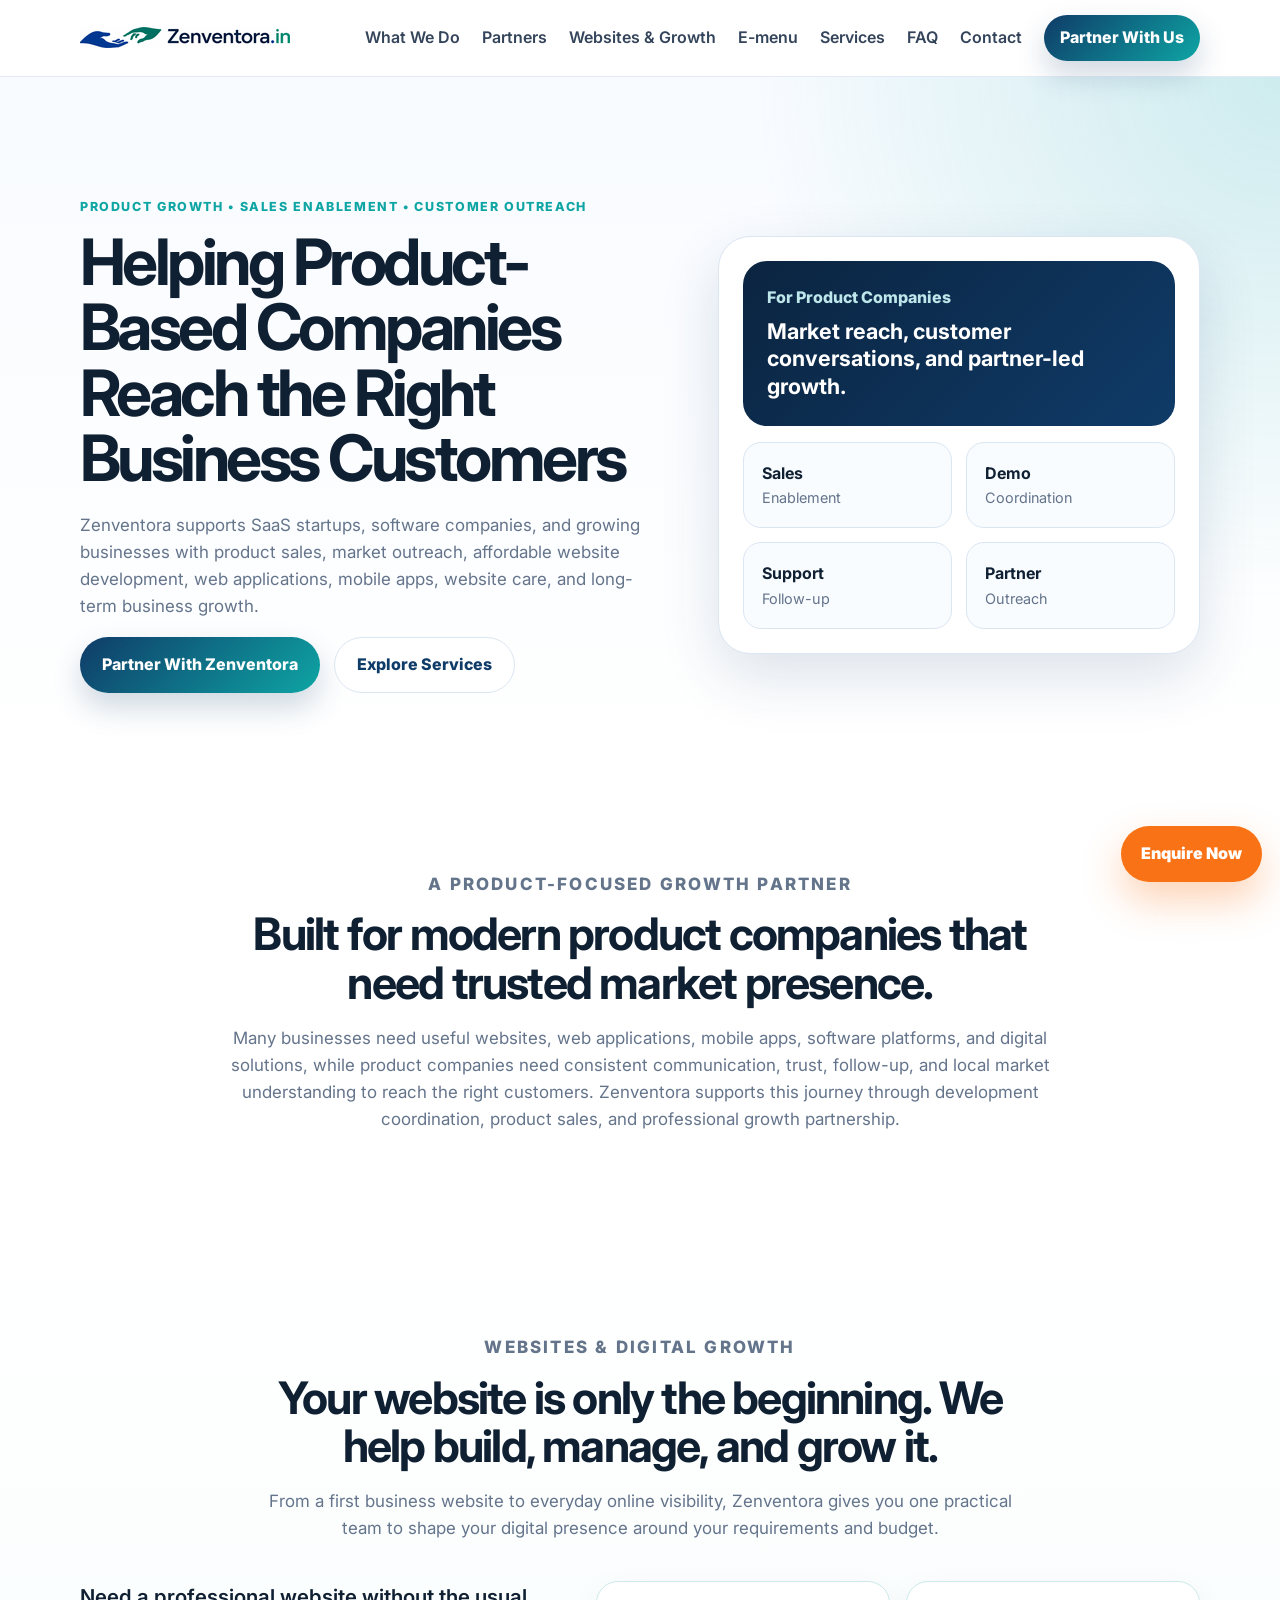
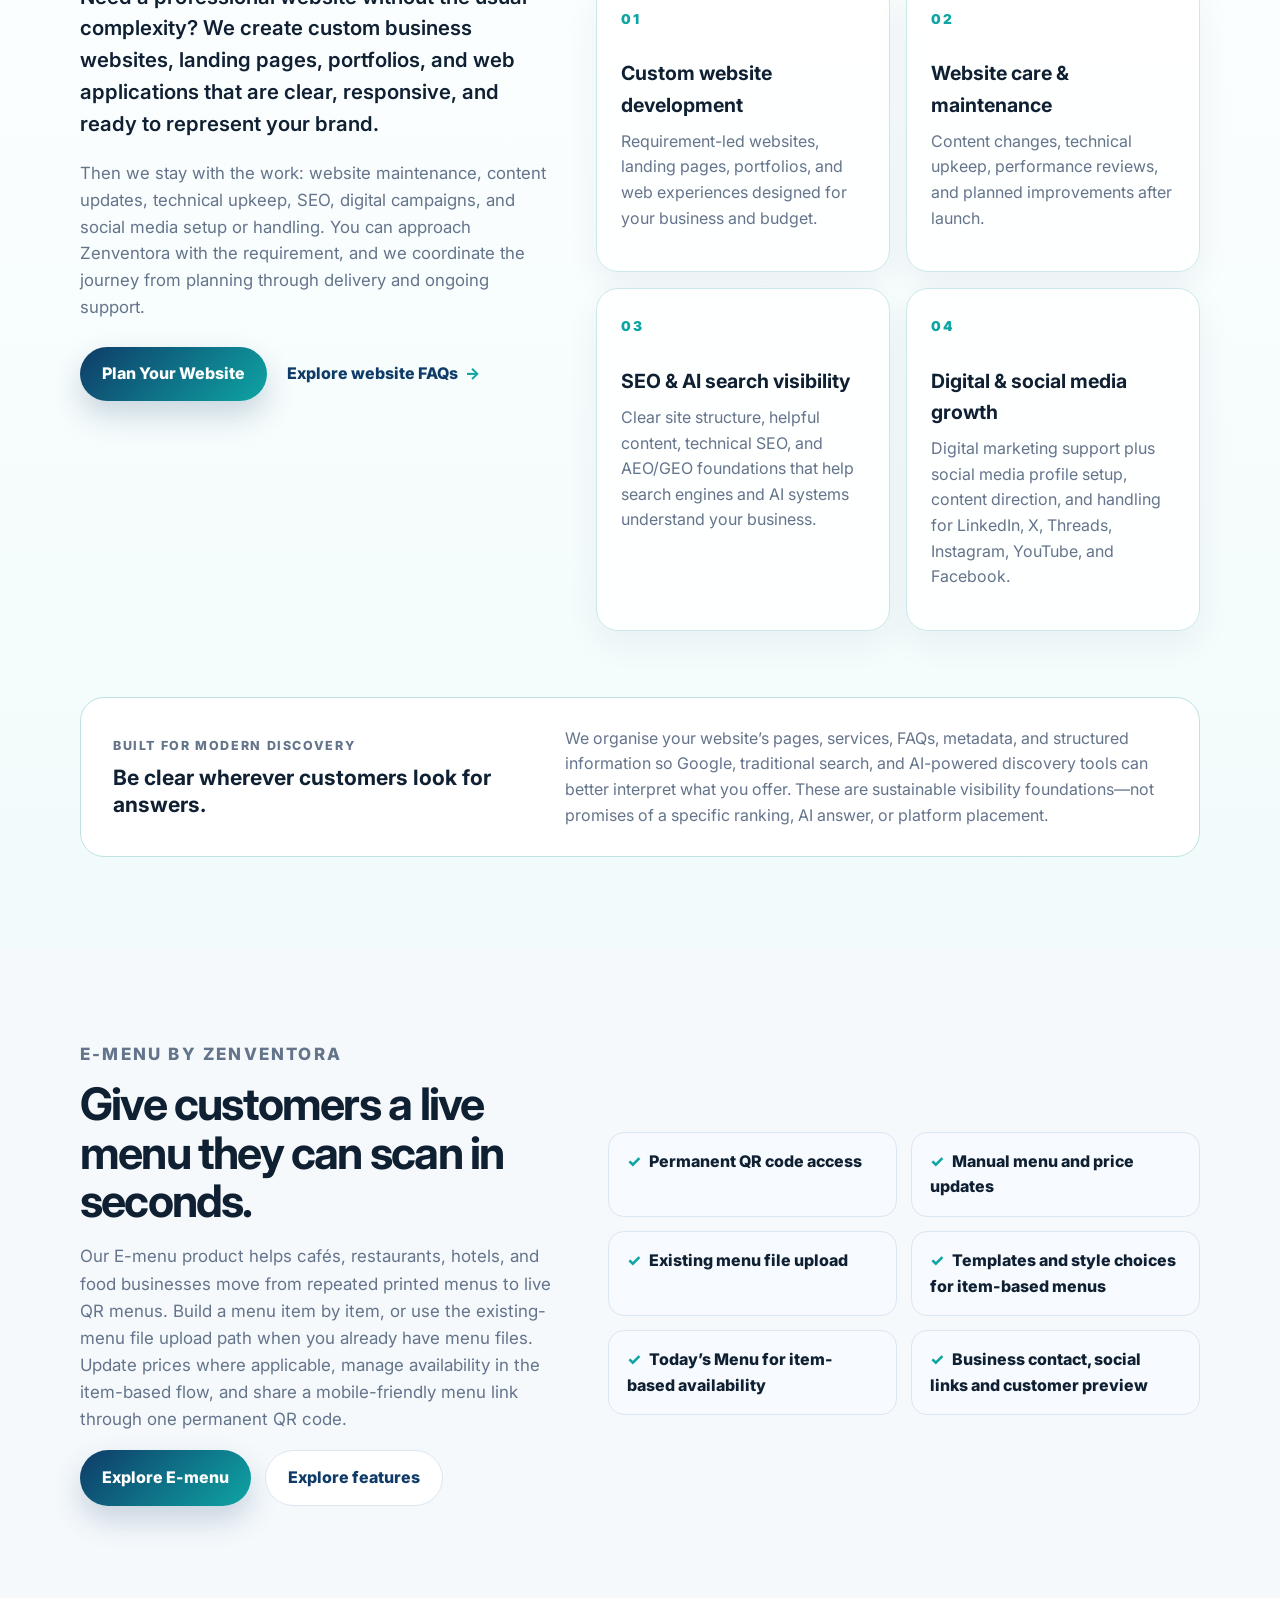
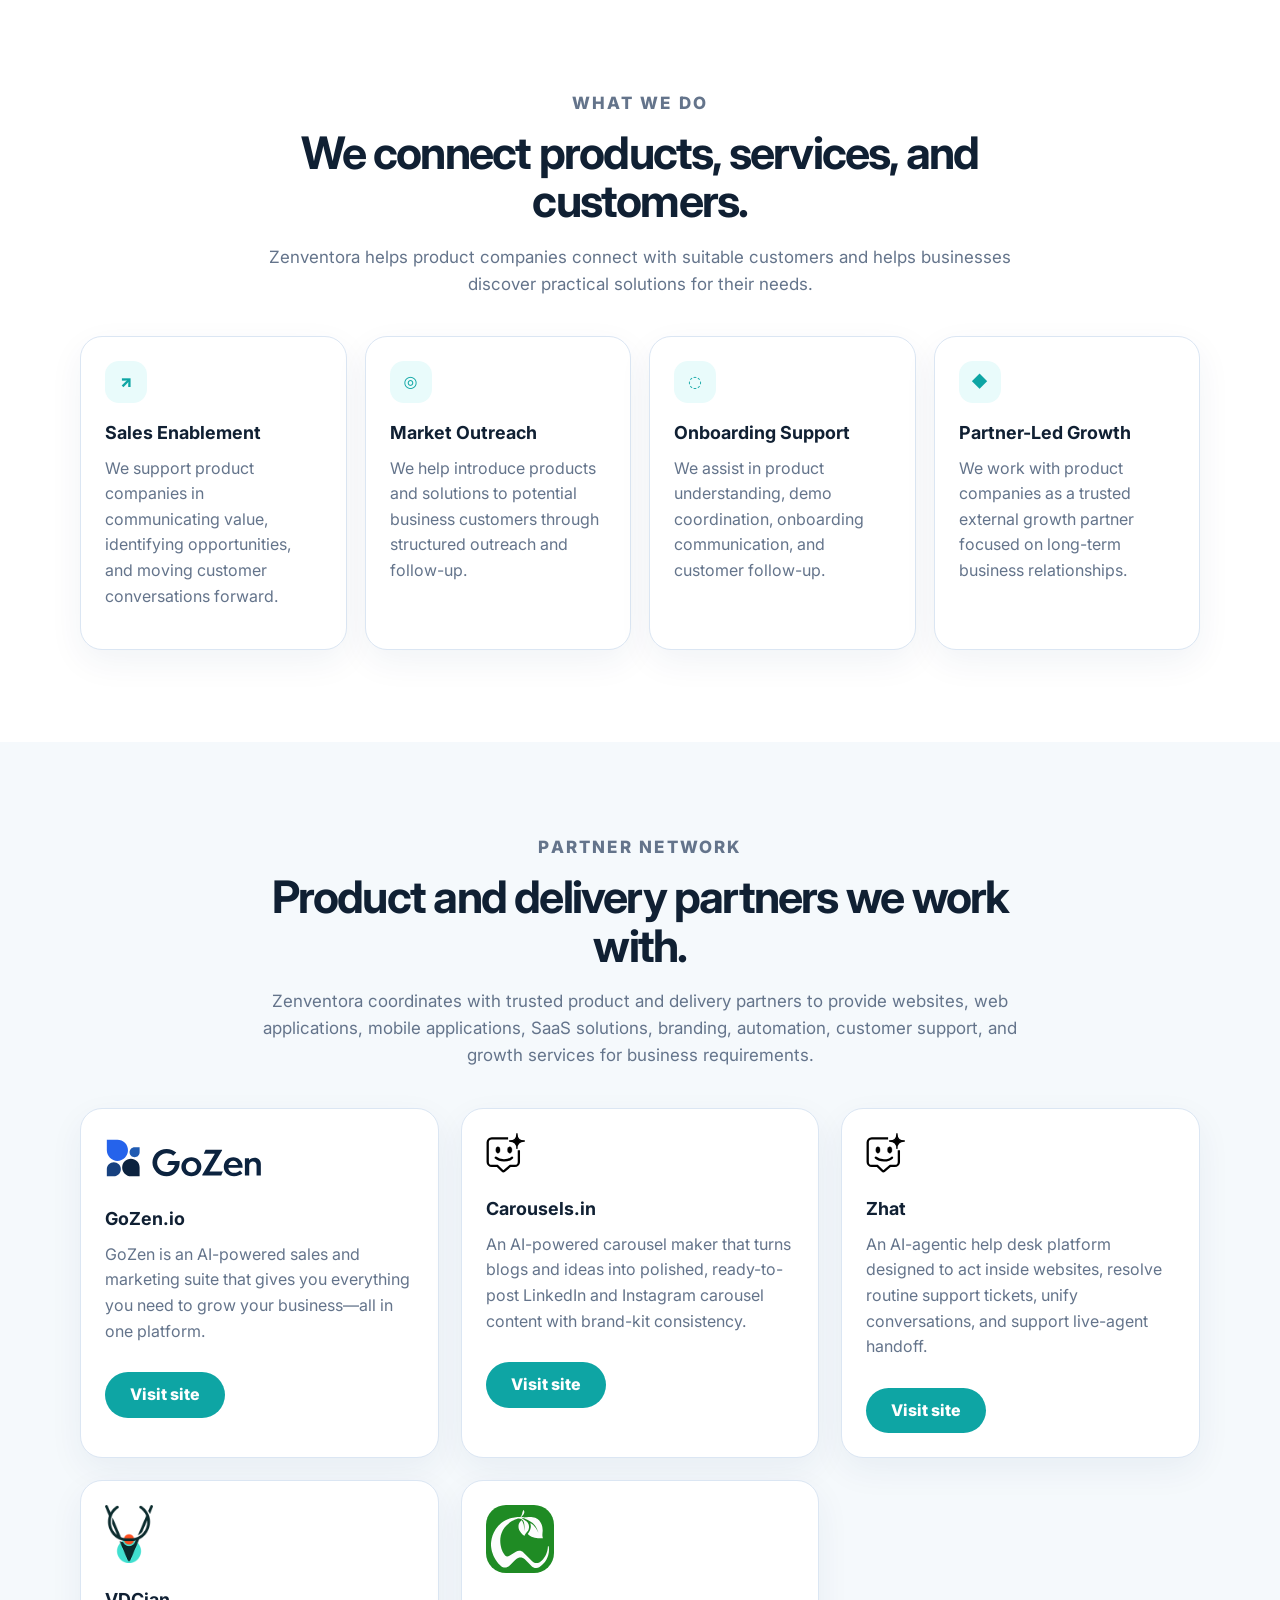
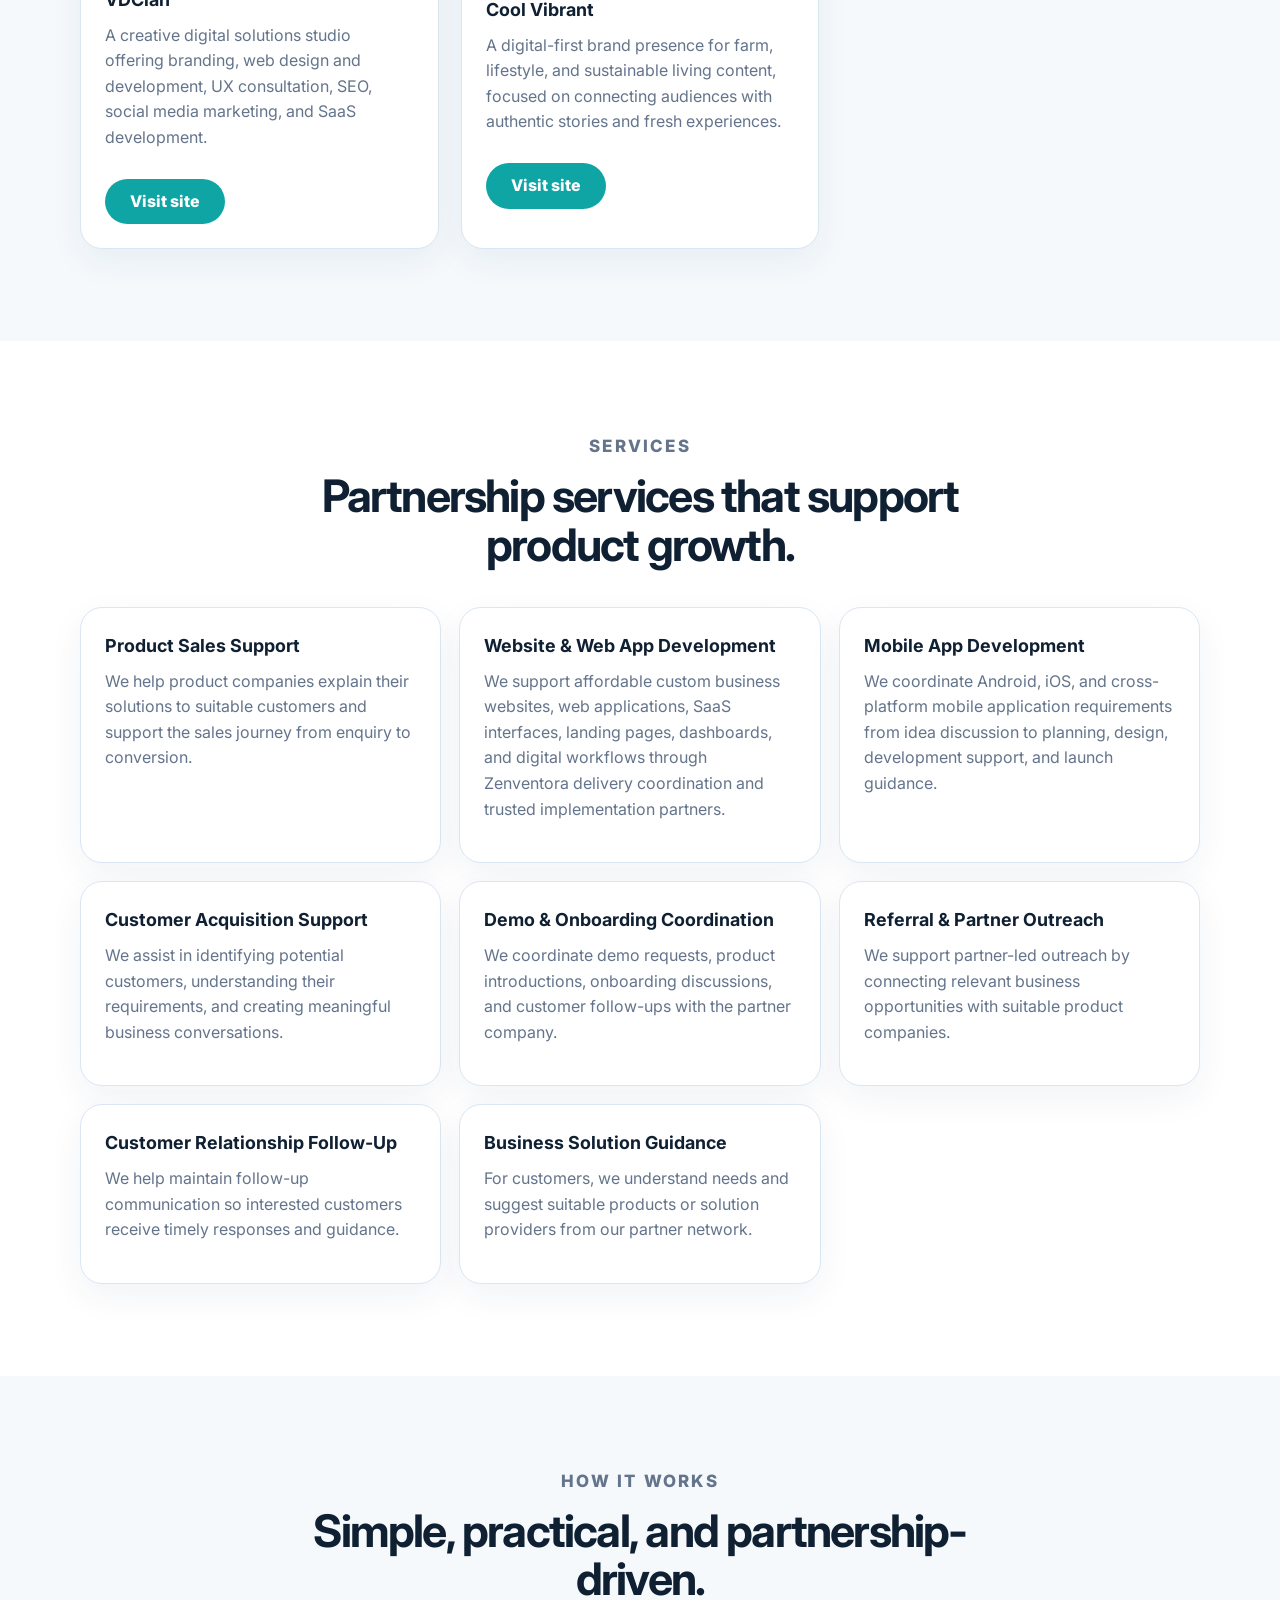
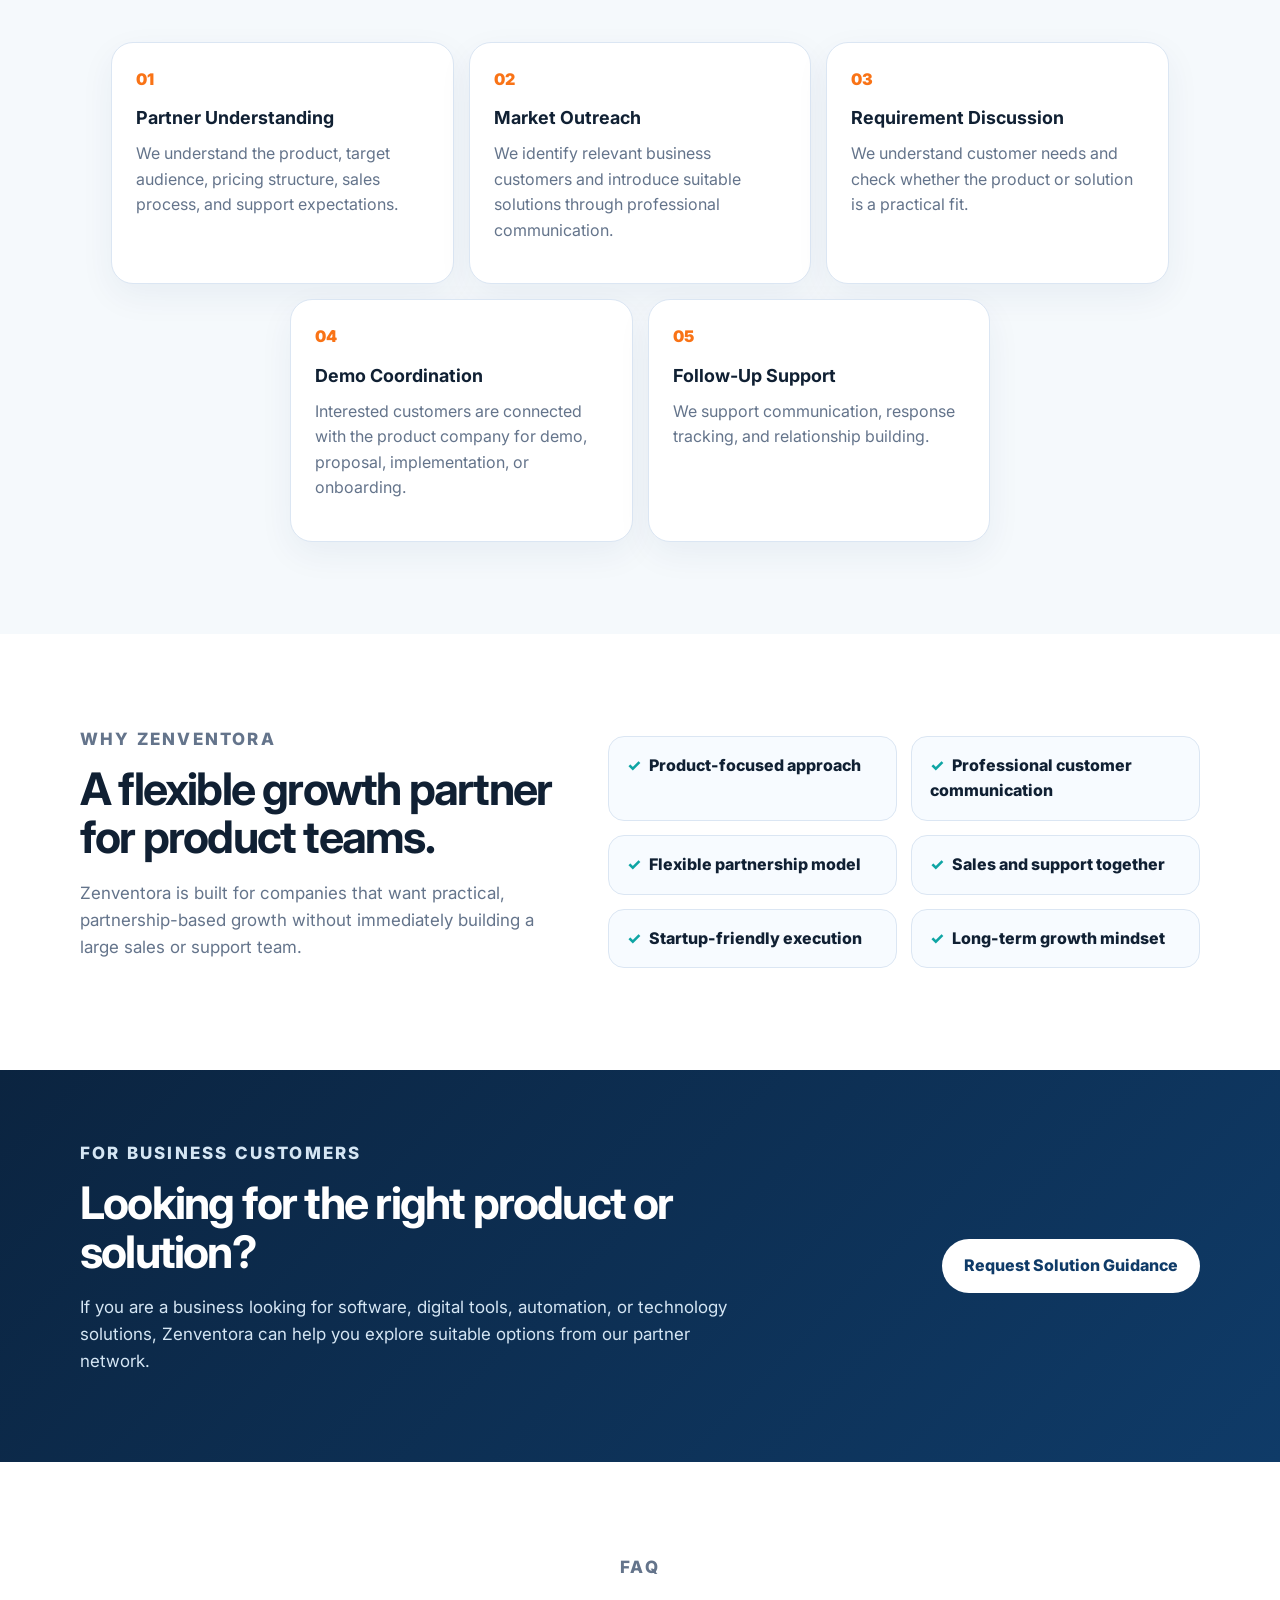
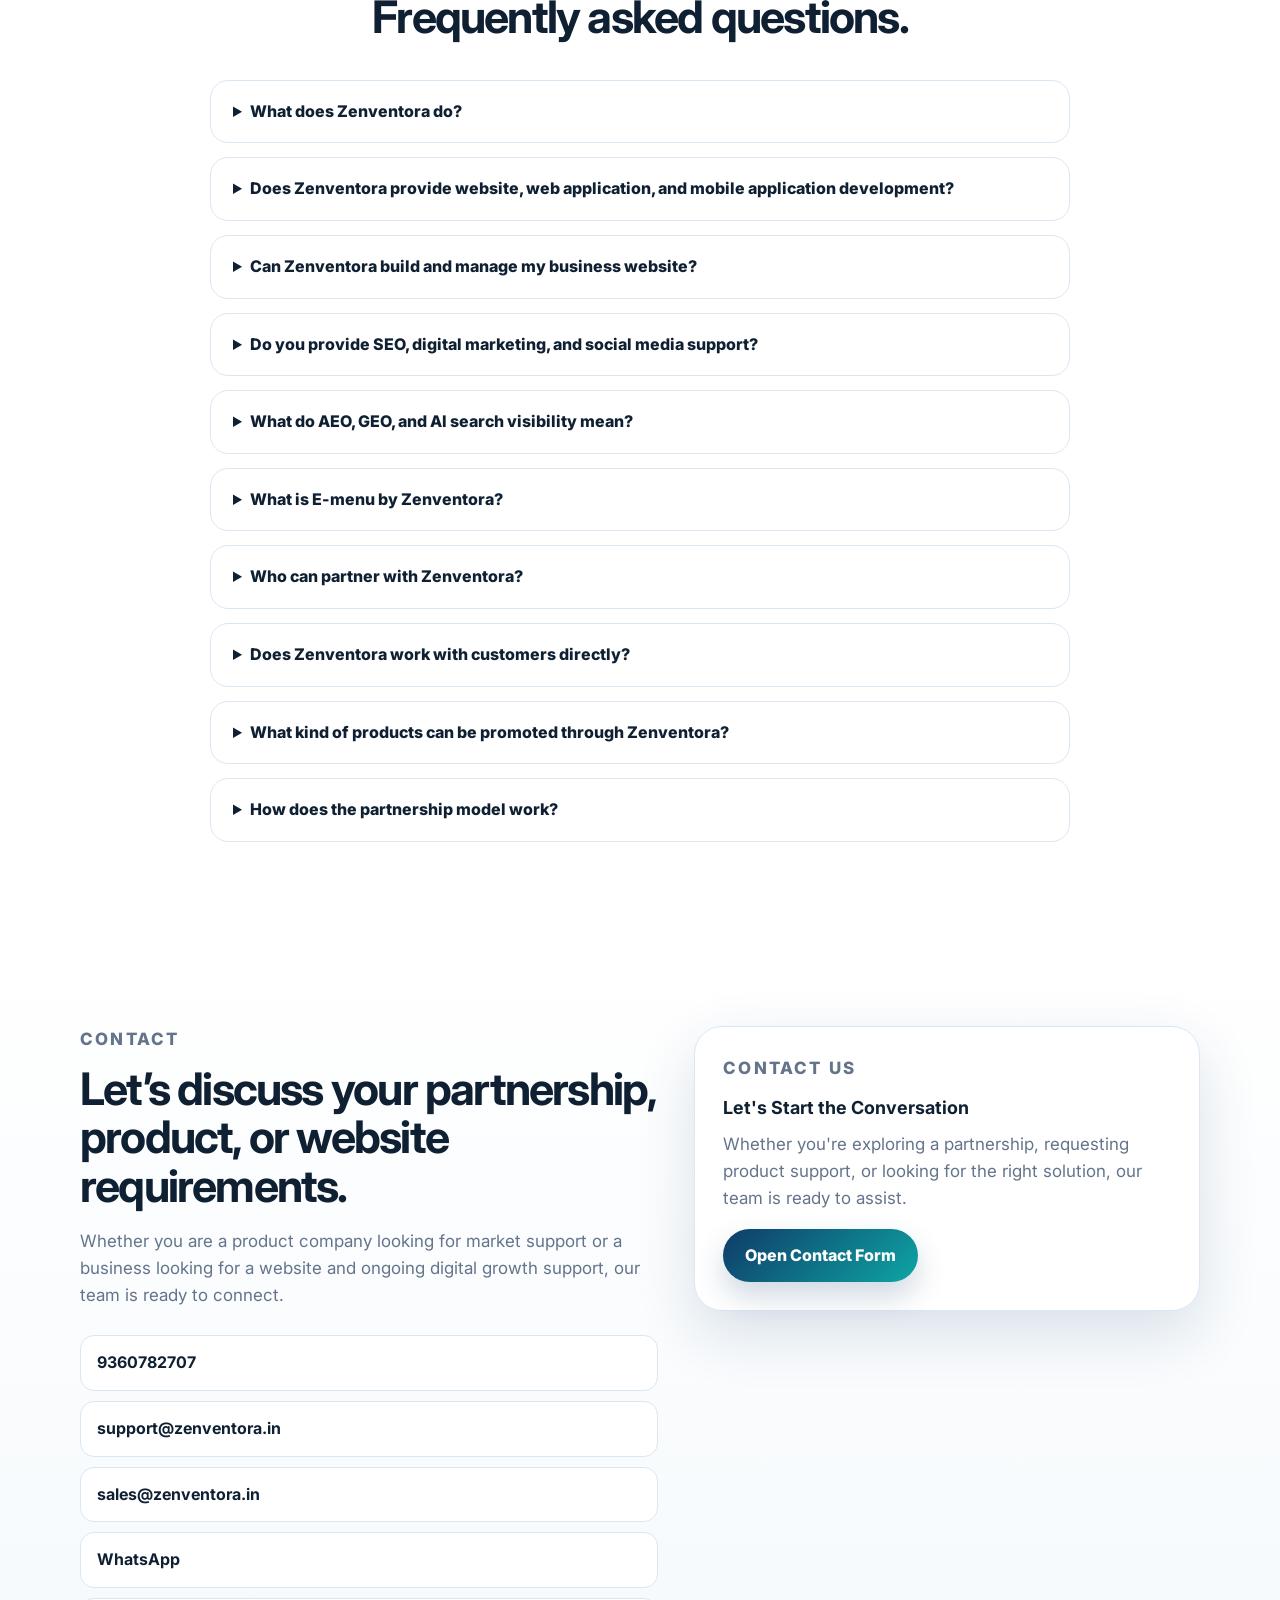
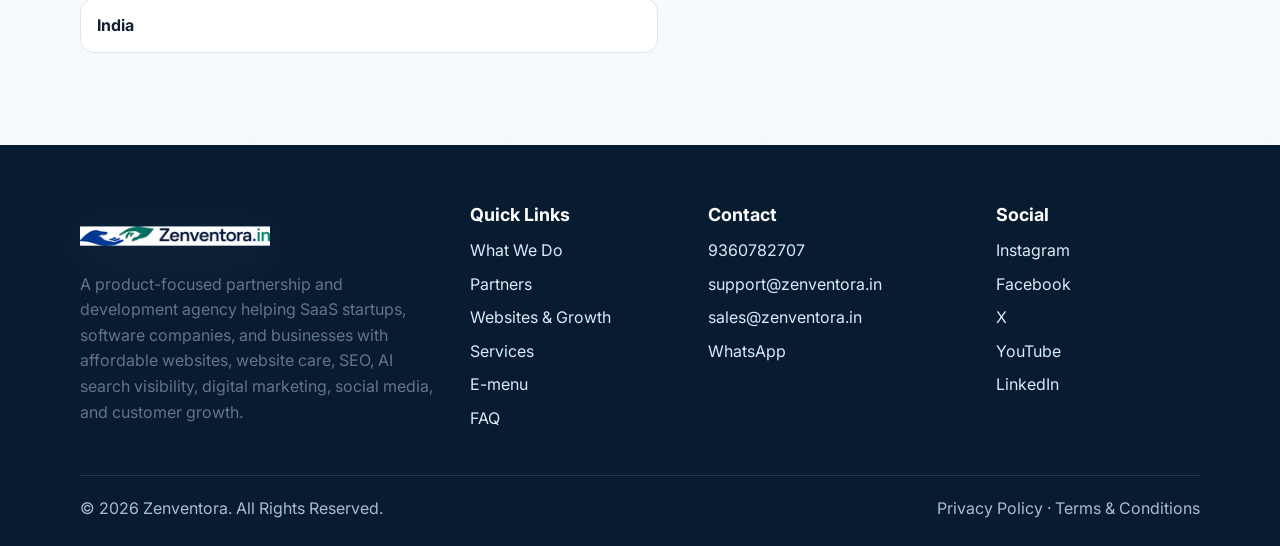
<file: index.html>
<!doctype html>
<html lang="en-IN">
<head>
  <meta charset="utf-8" />
  <meta name="viewport" content="width=device-width, initial-scale=1" />
  <title>Zenventora | Affordable Website, SEO & Business Growth Services</title>
  <meta name="description" content="Zenventora builds affordable, custom business websites and web applications, then supports maintenance, SEO, AI search visibility, digital marketing, and social media management for growing businesses in India." />
  <meta name="keywords" content="Zenventora, Zenventora India, zenventora.in, affordable website development India, custom business website, website maintenance, SEO services, AEO services, AI search optimization, generative engine optimization, digital marketing, social media management, website development, web application development, mobile app development, SaaS development support, product sales partner India, SaaS sales support agency, startup product growth partner, software product sales partner, customer acquisition support, business solution partner, SaaS partnership agency, product outreach agency" />
  <meta name="application-name" content="Zenventora" />
  <meta name="author" content="Zenventora" />
  <meta name="robots" content="index, follow, max-image-preview:large" />
  <link rel="canonical" href="https://zenventora.in/" />
  <link rel="alternate" href="https://zenventora.in/" hreflang="en-IN" />
  <link rel="alternate" href="https://zenventora.in/" hreflang="x-default" />

  <meta property="og:type" content="website" />
  <meta property="og:url" content="https://zenventora.in/" />
  <meta property="og:title" content="Zenventora — Websites, SEO & Business Growth Support" />
  <meta property="og:description" content="Affordable custom websites, ongoing website care, SEO, AI search visibility, digital marketing, and social media support—alongside Zenventora's partnership-led growth services." />
  <meta property="og:image" content="https://zenventora.in/assets/zenventora.png" />
  <meta property="og:site_name" content="Zenventora" />
  <meta property="og:locale" content="en_IN" />
  <meta name="twitter:card" content="summary_large_image" />
  <meta name="twitter:title" content="Zenventora — Websites, SEO & Business Growth Support" />
  <meta name="twitter:description" content="Affordable custom websites, website maintenance, SEO, AI search visibility, digital marketing, social media support, and partnership-led growth." />
  <meta name="twitter:image" content="https://zenventora.in/assets/zenventora.png" />

  <link rel="icon" href="assets/zenventora.png" type="image/svg+xml" />
  <link rel="apple-touch-icon" href="assets/zenventora.png" />
  <link rel="manifest" href="site.webmanifest" />
  <meta name="theme-color" content="#0f3b68" />

  <link rel="preconnect" href="https://fonts.googleapis.com" />
  <link rel="preconnect" href="https://fonts.gstatic.com" crossorigin />
  <link href="https://fonts.googleapis.com/css2?family=Inter:wght@400;500;600;700;800&display=swap" rel="stylesheet" />
  <link rel="stylesheet" href="styles.css" />

  <script type="application/ld+json">
  {
    "@context": "https://schema.org",
    "@type": "WebSite",
    "name": "Zenventora",
    "alternateName": ["Zenventora India", "zenventora.in"],
    "url": "https://zenventora.in/",
    "inLanguage": "en-IN",
    "description": "Official website of Zenventora, an India-based agency for affordable custom websites, website maintenance, SEO, AI search visibility, digital marketing, social media support, product sales, and partnership growth.",
    "publisher": {
      "@type": "Organization",
      "name": "Zenventora",
      "url": "https://zenventora.in/",
      "logo": "https://zenventora.in/assets/zenventora-logo.svg"
    }
  }
  </script>
  <script type="application/ld+json">
  {
    "@context": "https://schema.org",
    "@type": "Organization",
    "name": "Zenventora",
    "url": "https://zenventora.in/",
    "logo": "https://zenventora.in/assets/zenventora-logo.svg",
    "image": "https://zenventora.in/assets/zenventora.png",
    "hasOfferCatalog": {
      "@type": "OfferCatalog",
      "name": "Zenventora services",
      "itemListElement": [
        {"@type": "Offer", "itemOffered": {"@type": "Service", "name": "Affordable custom website development"}},
        {"@type": "Offer", "itemOffered": {"@type": "Service", "name": "Website maintenance and management"}},
        {"@type": "Offer", "itemOffered": {"@type": "Service", "name": "Search engine optimization (SEO) and AI search visibility optimization"}},
        {"@type": "Offer", "itemOffered": {"@type": "Service", "name": "Digital marketing and social media management"}},
        {"@type": "Offer", "itemOffered": {"@type": "Service", "name": "Web application development"}},
        {"@type": "Offer", "itemOffered": {"@type": "Service", "name": "Mobile application development"}},
        {"@type": "Offer", "itemOffered": {"@type": "Service", "name": "Product sales and partnership growth"}}
      ]
    },
    "alternateName": ["Zenventora India", "zenventora.in"],
    "areaServed": "IN",
    "sameAs": ["https://www.instagram.com/zenventora/", "https://www.facebook.com/profile.php?id=61591519560721", "https://x.com/zenventora", "https://www.youtube.com/@zenventora", "https://www.linkedin.com/company/zenventora/"],
    "description": "Zenventora helps businesses establish and grow their online presence with affordable custom websites, maintenance, SEO, AI search visibility, digital marketing, social media support, as well as product sales, outreach, onboarding coordination, and partner-led growth.",
    "contactPoint": [{
      "@type": "ContactPoint",
      "telephone": "+91-9360782707",
      "contactType": "sales",
      "url": "https://wa.me/919360782707",
      "areaServed": "IN",
      "availableLanguage": ["English", "Tamil"]
    }]
  }
  </script>
  <script type="application/ld+json">
  {
    "@context": "https://schema.org",
    "@type": "FAQPage",
    "mainEntity": [
      {"@type":"Question","name":"What does Zenventora do?","acceptedAnswer":{"@type":"Answer","text":"Zenventora provides affordable custom website development, web application and mobile app development, website maintenance, SEO, AI search visibility optimization, digital marketing, social media support, product sales support, customer outreach, onboarding coordination, and partner-led growth."}},
      {"@type":"Question","name":"Can Zenventora manage my website after launch?","acceptedAnswer":{"@type":"Answer","text":"Yes. Zenventora can support website maintenance and ongoing management, including content updates, performance checks, technical upkeep, SEO support, and planned improvements based on the agreed scope."}},
      {"@type":"Question","name":"What is AI search visibility optimization?","acceptedAnswer":{"@type":"Answer","text":"AI search visibility optimization, often called answer engine optimization (AEO) or generative engine optimization (GEO), helps make website information clear, structured, accurate, and easier for search engines and AI assistants to understand. Visibility or rankings cannot be guaranteed because platforms control their own results."}},
      {"@type":"Question","name":"Does Zenventora provide website, web application, and mobile application development?","acceptedAnswer":{"@type":"Answer","text":"Yes. Zenventora supports custom business websites, web applications, mobile application development, SaaS implementation support, product sales, and partnership-led growth through its delivery coordination and trusted partner network."}},
      {"@type":"Question","name":"Who can partner with Zenventora?","acceptedAnswer":{"@type":"Answer","text":"SaaS companies, software product companies, startup product teams, digital solution brands, and business technology providers can partner with Zenventora."}},
      {"@type":"Question","name":"Does Zenventora work with customers directly?","acceptedAnswer":{"@type":"Answer","text":"Yes. Businesses looking for software, digital tools, automation, or technology solutions can contact Zenventora for guided solution discovery."}}
    ]
  }
  </script>
</head>
<body>
  <a class="skip-link" href="#main">Skip to content</a>
  <header class="site-header" data-header>
    <nav class="nav container" aria-label="Primary navigation">
      <a class="brand" href="#home" aria-label="Zenventora home">
        <img class="brand-logo" src="assets/zenventora-logo.svg" alt="Official Zenventora logo" itemprop="logo" />
      </a>
      <button class="nav-toggle" type="button" aria-controls="nav-menu" aria-expanded="false" data-nav-toggle>Menu</button>
      <div id="nav-menu" class="nav-menu" data-nav-menu>
        <a href="#what-we-do">What We Do</a>
        <a href="#partners">Partners</a>
        <a href="#web-presence">Websites & Growth</a>
        <a href="emenu/">E-menu</a>
        <a href="#services">Services</a>
        <a href="#faq">FAQ</a>
        <a href="#contact">Contact</a>
        <a class="btn btn-primary btn-small" href="contact.html">Partner With Us</a>
      </div>
    </nav>
  </header>

  <main id="main">
    <section id="home" class="hero section">
      <div class="container hero-grid">
        <div class="hero-copy">
          <p class="eyebrow">Product Growth • Sales Enablement • Customer Outreach</p>
          <h1>Helping Product-Based Companies Reach the Right Business Customers</h1>
          <p class="hero-text">Zenventora supports SaaS startups, software companies, and growing businesses with product sales, market outreach, affordable website development, web applications, mobile apps, website care, and long-term business growth.</p>
          <div class="hero-actions">
            <a class="btn btn-primary" href="contact.html">Partner With Zenventora</a>
            <a class="btn btn-secondary" href="#services">Explore Services</a>
          </div>
        </div>
        <div class="hero-panel" aria-label="Zenventora focus areas">
          <div class="metric-card accent">
            <span>For Product Companies</span>
            <strong>Market reach, customer conversations, and partner-led growth.</strong>
          </div>
          <div class="metric-grid">
            <div><strong>Sales</strong><span>Enablement</span></div>
            <div><strong>Demo</strong><span>Coordination</span></div>
            <div><strong>Support</strong><span>Follow-up</span></div>
            <div><strong>Partner</strong><span>Outreach</span></div>
          </div>
        </div>
      </div>
    </section>

    <section class="section intro">
      <div class="container narrow">
        <p class="eyebrow">A product-focused growth partner</p>
        <h2>Built for modern product companies that need trusted market presence.</h2>
        <p>Many businesses need useful websites, web applications, mobile apps, software platforms, and digital solutions, while product companies need consistent communication, trust, follow-up, and local market understanding to reach the right customers. Zenventora supports this journey through development coordination, product sales, and professional growth partnership.</p>
      </div>
    </section>

    <section id="web-presence" class="section web-presence">
      <div class="container">
        <div class="section-heading">
          <p class="eyebrow">Websites & digital growth</p>
          <h2>Your website is only the beginning. We help build, manage, and grow it.</h2>
          <p>From a first business website to everyday online visibility, Zenventora gives you one practical team to shape your digital presence around your requirements and budget.</p>
        </div>
        <div class="web-presence-grid">
          <div class="web-presence-copy">
            <p class="web-presence-lead">Need a professional website without the usual complexity? We create custom business websites, landing pages, portfolios, and web applications that are clear, responsive, and ready to represent your brand.</p>
            <p>Then we stay with the work: website maintenance, content updates, technical upkeep, SEO, digital campaigns, and social media setup or handling. You can approach Zenventora with the requirement, and we coordinate the journey from planning through delivery and ongoing support.</p>
            <div class="web-presence-actions">
              <a class="btn btn-primary" href="contact.html">Plan Your Website</a>
              <a class="text-link" href="#website-faq">Explore website FAQs <span aria-hidden="true">→</span></a>
            </div>
          </div>
          <div class="web-service-grid" aria-label="Website and digital growth services">
            <article class="web-service-card"><span class="service-number">01</span><h3>Custom website development</h3><p>Requirement-led websites, landing pages, portfolios, and web experiences designed for your business and budget.</p></article>
            <article class="web-service-card"><span class="service-number">02</span><h3>Website care & maintenance</h3><p>Content changes, technical upkeep, performance reviews, and planned improvements after launch.</p></article>
            <article class="web-service-card"><span class="service-number">03</span><h3>SEO & AI search visibility</h3><p>Clear site structure, helpful content, technical SEO, and AEO/GEO foundations that help search engines and AI systems understand your business.</p></article>
            <article class="web-service-card"><span class="service-number">04</span><h3>Digital & social media growth</h3><p>Digital marketing support plus social media profile setup, content direction, and handling for LinkedIn, X, Threads, Instagram, YouTube, and Facebook.</p></article>
          </div>
        </div>
        <div class="search-clarity">
          <div><p class="eyebrow">Built for modern discovery</p><h3>Be clear wherever customers look for answers.</h3></div>
          <p>We organise your website’s pages, services, FAQs, metadata, and structured information so Google, traditional search, and AI-powered discovery tools can better interpret what you offer. These are sustainable visibility foundations—not promises of a specific ranking, AI answer, or platform placement.</p>
        </div>
      </div>
    </section>

    <section id="e-menu" class="section emenu-promo soft-bg">
      <div class="container split-grid">
        <div><p class="eyebrow">E-menu by Zenventora</p><h2>Give customers a live menu they can scan in seconds.</h2><p>Our E-menu product helps cafés, restaurants, hotels, and food businesses move from repeated printed menus to live QR menus. Build a menu item by item, or use the existing-menu file upload path when you already have menu files. Update prices where applicable, manage availability in the item-based flow, and share a mobile-friendly menu link through one permanent QR code.</p><div class="hero-actions"><a class="btn btn-primary" href="emenu/">Explore E-menu</a><a class="btn btn-secondary" href="emenu/#features">Explore features</a></div></div>
        <div class="check-grid"><span>Permanent QR code access</span><span>Manual menu and price updates</span><span>Existing menu file upload</span><span>Templates and style choices for item-based menus</span><span>Today’s Menu for item-based availability</span><span>Business contact, social links and customer preview</span></div>
      </div>
    </section>

    <section id="what-we-do" class="section">
      <div class="container">
        <div class="section-heading">
          <p class="eyebrow">What we do</p>
          <h2>We connect products, services, and customers.</h2>
          <p>Zenventora helps product companies connect with suitable customers and helps businesses discover practical solutions for their needs.</p>
        </div>
        <div class="card-grid four">
          <article class="card"><span class="icon">↗</span><h3>Sales Enablement</h3><p>We support product companies in communicating value, identifying opportunities, and moving customer conversations forward.</p></article>
          <article class="card"><span class="icon">◎</span><h3>Market Outreach</h3><p>We help introduce products and solutions to potential business customers through structured outreach and follow-up.</p></article>
          <article class="card"><span class="icon">◌</span><h3>Onboarding Support</h3><p>We assist in product understanding, demo coordination, onboarding communication, and customer follow-up.</p></article>
          <article class="card"><span class="icon">◆</span><h3>Partner-Led Growth</h3><p>We work with product companies as a trusted external growth partner focused on long-term business relationships.</p></article>
        </div>
      </div>
    </section>

    <section id="partners" class="section soft-bg">
      <div class="container">
        <div class="section-heading">
          <p class="eyebrow">Partner network</p>
          <h2>Product and delivery partners we work with.</h2>
          <p>Zenventora coordinates with trusted product and delivery partners to provide websites, web applications, mobile applications, SaaS solutions, branding, automation, customer support, and growth services for business requirements.</p>
        </div>
        <div class="partner-grid" data-nosnippet>
          <article class="partner-card"><a class="partner-logo" href="https://gozen.io/?via=zenventora" target="_blank" rel="noopener"><svg width="250" height="50" viewBox="0 0 2740 400" fill="none" xmlns="http://www.w3.org/2000/svg">
    <path d="M379.418 304.348V400H283.766C258.397 400 234.068 389.922 216.13 371.984C198.191 354.046 188.114 329.716 188.114 304.348C188.114 278.979 198.191 254.65 216.13 236.712C234.068 218.773 258.397 208.696 283.766 208.696C309.134 208.696 333.464 218.773 351.402 236.712C369.34 254.65 379.418 278.979 379.418 304.348Z" fill="#0C233F"></path>
    <path d="M96.8117 246.377C117.183 246.377 136.721 254.47 151.126 268.875C165.531 283.279 173.623 302.817 173.623 323.188C173.623 343.56 165.531 363.097 151.126 377.502C136.721 391.907 117.183 400 96.8117 400H20.0002V323.188C20.0002 302.817 28.0928 283.279 42.4977 268.875C56.9027 254.47 76.44 246.377 96.8117 246.377Z" fill="#17417F"></path>
    <path d="M324.346 191.304C309.739 191.304 295.732 185.502 285.404 175.174C275.075 164.846 269.273 150.838 269.273 136.232C269.273 121.626 275.075 107.618 285.404 97.2897C295.732 86.9617 309.739 81.1594 324.346 81.1594H379.418V136.232C379.418 150.838 373.616 164.846 363.288 175.174C352.96 185.502 338.952 191.304 324.346 191.304Z" fill="#205BB2"></path>
    <path d="M20.002 0H135.944C166.694 0 196.184 12.2153 217.927 33.9586C239.671 55.7019 251.886 85.1922 251.886 115.942C251.886 146.692 239.671 176.182 217.927 197.925C196.184 219.669 166.694 231.884 135.944 231.884C105.194 231.884 75.7039 219.669 53.9606 197.925C32.2173 176.182 20.002 146.692 20.002 115.942L20.002 0Z" fill="#2563EB"></path>
    <path d="M818.111 250C818.111 270.655 814.332 290.176 806.776 308.564C799.471 326.7 789.395 342.569 776.549 356.171C763.703 369.773 748.589 380.479 731.209 388.287C713.829 396.096 695.189 400 675.29 400C653.627 400 633.224 396.096 614.081 388.287C595.189 380.227 578.816 369.521 564.962 356.171C551.108 342.569 540.151 326.574 532.091 308.186C524.03 289.799 520 270.277 520 249.622C520 228.967 524.03 209.572 532.091 191.436C540.151 173.048 551.108 157.179 564.962 143.829C578.816 130.227 595.189 119.521 614.081 111.713C633.224 103.904 653.627 100 675.29 100C695.693 100 715.088 103.652 733.476 110.957C752.116 118.01 767.985 127.456 781.083 139.295L747.456 175.567C737.632 166.499 726.549 159.446 714.207 154.408C701.864 149.37 688.892 146.851 675.29 146.851C660.932 146.851 647.33 149.622 634.484 155.164C621.889 160.705 610.932 168.136 601.612 177.456C592.292 186.776 584.861 197.733 579.32 210.327C574.03 222.67 571.385 235.642 571.385 249.244C571.385 263.35 574.03 276.7 579.32 289.295C584.861 301.889 592.292 312.972 601.612 322.544C610.932 331.864 621.889 339.295 634.484 344.836C647.33 350.378 660.932 353.149 675.29 353.149C686.373 353.149 696.952 351.134 707.028 347.103C717.103 343.073 726.045 337.657 733.854 330.856C741.662 323.804 748.212 315.617 753.501 306.297C759.043 296.977 762.821 286.902 764.836 276.071H681.335L699.849 232.62H818.111V250Z" fill="#0C233F"></path>
    <path d="M946.592 192.947C962.209 192.947 976.693 195.718 990.043 201.259C1003.64 206.549 1015.23 213.854 1024.8 223.174C1034.63 232.494 1042.31 243.451 1047.85 256.045C1053.39 268.64 1056.16 282.116 1056.16 296.474C1056.16 310.831 1053.39 324.307 1047.85 336.902C1042.31 349.496 1034.63 360.453 1024.8 369.773C1015.23 379.093 1003.64 386.398 990.043 391.688C976.693 397.229 962.209 400 946.592 400C930.975 400 916.365 397.229 902.763 391.688C889.413 386.398 877.826 379.093 868.003 369.773C858.431 360.453 850.874 349.496 845.333 336.902C839.791 324.307 837.02 310.831 837.02 296.474C837.02 282.116 839.791 268.64 845.333 256.045C850.874 243.451 858.431 232.494 868.003 223.174C877.826 213.854 889.413 206.549 902.763 201.259C916.365 195.718 930.975 192.947 946.592 192.947ZM946.592 233.375C938.028 233.375 929.967 235.139 922.411 238.665C915.106 241.94 908.809 246.474 903.519 252.267C898.229 257.809 894.073 264.484 891.05 272.292C888.028 279.849 886.516 287.909 886.516 296.474C886.516 313.854 892.184 328.715 903.519 341.058C914.854 353.401 929.212 359.572 946.592 359.572C955.156 359.572 963.091 357.935 970.396 354.66C977.952 351.134 984.375 346.6 989.665 341.058C995.207 335.264 999.489 328.589 1002.51 321.033C1005.53 313.224 1007.05 305.038 1007.05 296.474C1007.05 287.909 1005.53 279.849 1002.51 272.292C999.489 264.484 995.207 257.809 989.665 252.267C984.375 246.474 977.952 241.94 970.396 238.665C963.091 235.139 955.156 233.375 946.592 233.375Z" fill="#0C233F"></path>
    <path d="M1272.88 390.932H1066.58L1065.83 384.887L1203.74 153.275H1082.83L1102.48 109.068H1282.7L1283.84 115.113L1145.55 346.725H1291.77L1272.88 390.932Z" fill="#0C233F"></path>
    <path d="M1406.05 231.486C1392.7 231.486 1381.37 235.516 1372.05 243.577C1362.98 251.385 1356.81 262.091 1353.53 275.693H1457.82C1454.54 262.343 1448.37 251.637 1439.3 243.577C1430.23 235.516 1419.15 231.486 1406.05 231.486ZM1505.42 366.373C1495.35 375.693 1482.63 383.627 1467.26 390.176C1452.15 396.725 1434.52 400 1414.36 400C1397.24 400 1381.62 397.355 1367.51 392.065C1353.66 386.776 1341.82 379.597 1332 370.529C1322.43 361.209 1314.99 350.252 1309.7 337.657C1304.42 324.811 1301.77 311.083 1301.77 296.474C1301.77 281.864 1304.29 268.262 1309.33 255.668C1314.62 242.821 1321.8 231.864 1330.86 222.796C1340.18 213.476 1351.27 206.171 1364.11 200.882C1376.96 195.592 1391.07 192.947 1406.43 192.947C1420.54 192.947 1433.76 195.592 1446.1 200.882C1458.7 205.919 1469.53 212.972 1478.6 222.04C1487.66 231.108 1494.84 241.94 1500.13 254.534C1505.42 267.128 1508.07 280.73 1508.07 295.34V307.431H1351.64C1353.66 324.811 1360.33 338.287 1371.67 347.859C1383 357.431 1397.49 362.217 1415.12 362.217C1428.72 362.217 1440.81 359.95 1451.39 355.416C1462.22 350.63 1471.67 344.584 1479.73 337.28L1505.42 366.373Z" fill="#0C233F"></path>
    <path d="M1580.63 278.338V390.932H1533.4V202.015H1578.36V225.441C1584.16 218.388 1592.34 211.965 1602.92 206.171C1613.5 200.126 1625.97 197.103 1640.33 197.103C1659.97 197.103 1676.1 203.401 1688.69 215.995C1701.54 228.589 1707.96 245.844 1707.96 267.758V390.932H1661.11V281.738C1661.11 265.869 1657.08 254.786 1649.02 248.489C1641.21 242.191 1632.01 239.043 1621.44 239.043C1616.9 239.043 1612.12 239.924 1607.08 241.688C1602.29 243.451 1597.88 245.97 1593.85 249.244C1590.08 252.519 1586.93 256.675 1584.41 261.713C1581.89 266.499 1580.63 272.04 1580.63 278.338Z" fill="#0C233F"></path>
 </svg></a><h3>GoZen.io</h3><p>GoZen is an AI-powered sales and marketing suite that gives you everything you need to grow your business—all in one platform.</p><a class="partner-link" href="https://gozen.io/?via=zenventora" target="_blank" rel="noopener">Visit site</a></article>
          <article class="partner-card"><a class="partner-logo" href="https://carousels.in/?via=zenventora" target="_blank" rel="noopener"><img src="assets/partners/carousels.svg" alt="Carousels.in partner logo" /></a><h3>Carousels.in</h3><p>An AI-powered carousel maker that turns blogs and ideas into polished, ready-to-post LinkedIn and Instagram carousel content with brand-kit consistency.</p><a class="partner-link" href="https://carousels.in/?via=zenventora" target="_blank" rel="noopener">Visit site</a></article>
          <article class="partner-card"><a class="partner-logo" href="https://zhat.in/?via=zenventora" target="_blank" rel="noopener"><img src="assets/partners/carousels.svg" alt="Zhat partner logo" /></a><h3>Zhat</h3><p>An AI-agentic help desk platform designed to act inside websites, resolve routine support tickets, unify conversations, and support live-agent handoff.</p><a class="partner-link" href="https://zhat.in/?via=zenventora" target="_blank" rel="noopener">Visit site</a></article>
          <article class="partner-card"><a class="partner-logo" href="https://www.vdcian.com/?via=zenventora" target="_blank" rel="noopener"><img src="assets/partners/vdcian.png" alt="VDCian partner logo" /></a><h3>VDCian</h3><p>A creative digital solutions studio offering branding, web design and development, UX consultation, SEO, social media marketing, and SaaS development.</p><a class="partner-link" href="https://www.vdcian.com/?via=zenventora" target="_blank" rel="noopener">Visit site</a></article>
          <article class="partner-card"><a class="partner-logo green" href="https://coolvibrant.in/?via=zenventora" target="_blank" rel="noopener"><img src="assets/partners/coolvibrant.svg" alt="Cool Vibrant partner logo" /></a><h3>Cool Vibrant</h3><p>A digital-first brand presence for farm, lifestyle, and sustainable living content, focused on connecting audiences with authentic stories and fresh experiences.</p><a class="partner-link" href="https://coolvibrant.in/?via=zenventora" target="_blank" rel="noopener">Visit site</a></article>
        </div>
      </div>
    </section>

    <section id="services" class="section">
      <div class="container">
        <div class="section-heading">
          <p class="eyebrow">Services</p>
          <h2>Partnership services that support product growth.</h2>
        </div>
        <div class="service-list">
          <article><h3>Product Sales Support</h3><p>We help product companies explain their solutions to suitable customers and support the sales journey from enquiry to conversion.</p></article>
          <article><h3>Website & Web App Development</h3><p>We support affordable custom business websites, web applications, SaaS interfaces, landing pages, dashboards, and digital workflows through Zenventora delivery coordination and trusted implementation partners.</p></article>
          <article><h3>Mobile App Development</h3><p>We coordinate Android, iOS, and cross-platform mobile application requirements from idea discussion to planning, design, development support, and launch guidance.</p></article>
          <article><h3>Customer Acquisition Support</h3><p>We assist in identifying potential customers, understanding their requirements, and creating meaningful business conversations.</p></article>
          <article><h3>Demo & Onboarding Coordination</h3><p>We coordinate demo requests, product introductions, onboarding discussions, and customer follow-ups with the partner company.</p></article>
          <article><h3>Referral & Partner Outreach</h3><p>We support partner-led outreach by connecting relevant business opportunities with suitable product companies.</p></article>
          <article><h3>Customer Relationship Follow-Up</h3><p>We help maintain follow-up communication so interested customers receive timely responses and guidance.</p></article>
          <article><h3>Business Solution Guidance</h3><p>For customers, we understand needs and suggest suitable products or solution providers from our partner network.</p></article>
        </div>
      </div>
    </section>

    <section class="section process soft-bg">
      <div class="container">
        <div class="section-heading"><p class="eyebrow">How it works</p><h2>Simple, practical, and partnership-driven.</h2></div>
        <div class="steps">
          <article><span>01</span><h3>Partner Understanding</h3><p>We understand the product, target audience, pricing structure, sales process, and support expectations.</p></article>
          <article><span>02</span><h3>Market Outreach</h3><p>We identify relevant business customers and introduce suitable solutions through professional communication.</p></article>
          <article><span>03</span><h3>Requirement Discussion</h3><p>We understand customer needs and check whether the product or solution is a practical fit.</p></article>
          <article><span>04</span><h3>Demo Coordination</h3><p>Interested customers are connected with the product company for demo, proposal, implementation, or onboarding.</p></article>
          <article><span>05</span><h3>Follow-Up Support</h3><p>We support communication, response tracking, and relationship building.</p></article>
        </div>
      </div>
    </section>

    <section class="section split-section">
      <div class="container split-grid">
        <div>
          <p class="eyebrow">Why Zenventora</p>
          <h2>A flexible growth partner for product teams.</h2>
          <p>Zenventora is built for companies that want practical, partnership-based growth without immediately building a large sales or support team.</p>
        </div>
        <div class="check-grid">
          <span>Product-focused approach</span><span>Professional customer communication</span><span>Flexible partnership model</span><span>Sales and support together</span><span>Startup-friendly execution</span><span>Long-term growth mindset</span>
        </div>
      </div>
    </section>

    <section class="section customer-band">
      <div class="container customer-card">
        <div><p class="eyebrow">For business customers</p><h2>Looking for the right product or solution?</h2><p>If you are a business looking for software, digital tools, automation, or technology solutions, Zenventora can help you explore suitable options from our partner network.</p></div>
        <a class="btn btn-light" href="contact.html">Request Solution Guidance</a>
      </div>
    </section>

    <section id="faq" class="section">
      <div class="container">
        <div class="section-heading"><p class="eyebrow">FAQ</p><h2>Frequently asked questions.</h2></div>
        <div class="faq-list">
          <details><summary>What does Zenventora do?</summary><p>Zenventora provides affordable custom website development, web application and mobile app development, website maintenance, SEO, AI search visibility optimization, digital marketing, social media support, product sales support, customer outreach, onboarding coordination, and partner-led growth.</p></details>
          <details><summary>Does Zenventora provide website, web application, and mobile application development?</summary><p>Yes. Zenventora supports custom business websites, web applications, mobile application development, SaaS implementation support, product sales, and partnership-led growth through its delivery coordination and trusted partner network.</p></details>
          <details id="website-faq"><summary>Can Zenventora build and manage my business website?</summary><p>Yes. We can coordinate a custom website around your requirement and budget, then support agreed maintenance, content updates, technical upkeep, SEO, and future improvements after launch.</p></details>
          <details><summary>Do you provide SEO, digital marketing, and social media support?</summary><p>Yes. Alongside website work, Zenventora can support SEO foundations, digital marketing, and social media setup or ongoing handling for LinkedIn, X, Threads, Instagram, YouTube, and Facebook, based on the agreed scope.</p></details>
          <details><summary>What do AEO, GEO, and AI search visibility mean?</summary><p>Answer engine optimization (AEO) and generative engine optimization (GEO) focus on making your website information clear, structured, accurate, and useful for search engines and AI-powered discovery tools. We build these foundations, but no agency can guarantee rankings, AI-generated answers, or placement on third-party platforms.</p></details>
          <details><summary>What is E-menu by Zenventora?</summary><p>E-menu is an affordable live QR menu product for cafés, restaurants, hotels, and food businesses. Customers scan a QR code to browse a mobile-friendly menu, while the business can update menu details and availability as needed.</p></details>
          <details><summary>Who can partner with Zenventora?</summary><p>SaaS companies, software product companies, startup product teams, digital solution brands, and business technology providers can partner with Zenventora.</p></details>
          <details><summary>Does Zenventora work with customers directly?</summary><p>Yes. Businesses looking for software, digital tools, automation, or technology solutions can contact Zenventora for guided solution discovery.</p></details>
          <details><summary>What kind of products can be promoted through Zenventora?</summary><p>Zenventora can work with CRM, ERP, billing software, HR tools, automation platforms, productivity tools, cloud services, and other digital solutions.</p></details>
          <details><summary>How does the partnership model work?</summary><p>The partnership model depends on the product, customer segment, business process, and mutual agreement between Zenventora and the product company.</p></details>
        </div>
      </div>
    </section>

    <section id="contact" class="section contact-section">
      <div class="container contact-grid">
        <div>
          <p class="eyebrow">Contact</p>
          <h2>Let’s discuss your partnership, product, or website requirements.</h2>
          <p>Whether you are a product company looking for market support or a business looking for a website and ongoing digital growth support, our team is ready to connect.</p>
          <div class="contact-points"><a href="tel:+919360782707">9360782707</a><a href="mailto:support@zenventora.in">support@zenventora.in</a><a href="mailto:sales@zenventora.in">sales@zenventora.in</a><a href="https://wa.me/919360782707" target="_blank" rel="noopener">WhatsApp</a><span>India</span></div>
        </div>
        <div class="zoho-form-card">
          <p class="eyebrow">CONTACT US</p>
          <h3>Let's Start the Conversation</h3>
          <p>Whether you're exploring a partnership, requesting product support, or looking for the right solution, our team is ready to assist.</p>
          <a class="btn btn-primary" href="contact.html">Open Contact Form</a>
        </div>
      </div>
    </section>
  </main>

  <footer class="site-footer">
    <div class="container footer-grid">
      <div><a class="brand footer-brand" href="#home"><img class="brand-logo" src="assets/zenventora-logo.svg" alt="Official Zenventora logo" itemprop="logo" /></a><p>A product-focused partnership and development agency helping SaaS startups, software companies, and businesses with affordable websites, website care, SEO, AI search visibility, digital marketing, social media, and customer growth.</p></div>
      <div><h3>Quick Links</h3><a href="#what-we-do">What We Do</a><a href="#partners">Partners</a><a href="#web-presence">Websites & Growth</a><a href="#services">Services</a><a href="emenu/">E-menu</a><a href="#faq">FAQ</a></div>
      <div><h3>Contact</h3><a href="tel:+919360782707">9360782707</a><a href="mailto:support@zenventora.in">support@zenventora.in</a><a href="mailto:sales@zenventora.in">sales@zenventora.in</a><a href="https://wa.me/919360782707" target="_blank" rel="noopener">WhatsApp</a></div><div><h3>Social</h3><a href="https://www.instagram.com/zenventora/" target="_blank" rel="noopener">Instagram</a><a href="https://www.facebook.com/profile.php?id=61591519560721" target="_blank" rel="noopener">Facebook</a><a href="https://x.com/zenventora" target="_blank" rel="noopener">X</a><a href="https://www.youtube.com/@zenventora" target="_blank" rel="noopener">YouTube</a><a href="https://www.linkedin.com/company/zenventora/" target="_blank" rel="noopener">LinkedIn</a></div>
    </div>
    <div class="container footer-bottom"><span>© 2026 Zenventora. All Rights Reserved.</span><span><a href="privacy-policy.html">Privacy Policy</a> · <a href="terms-and-conditions.html">Terms & Conditions</a></span></div>
  </footer>

  <a class="floating-cta" href="contact.html">Enquire Now</a>
  <script src="script.js" defer></script>
</body>
</html>
</file>
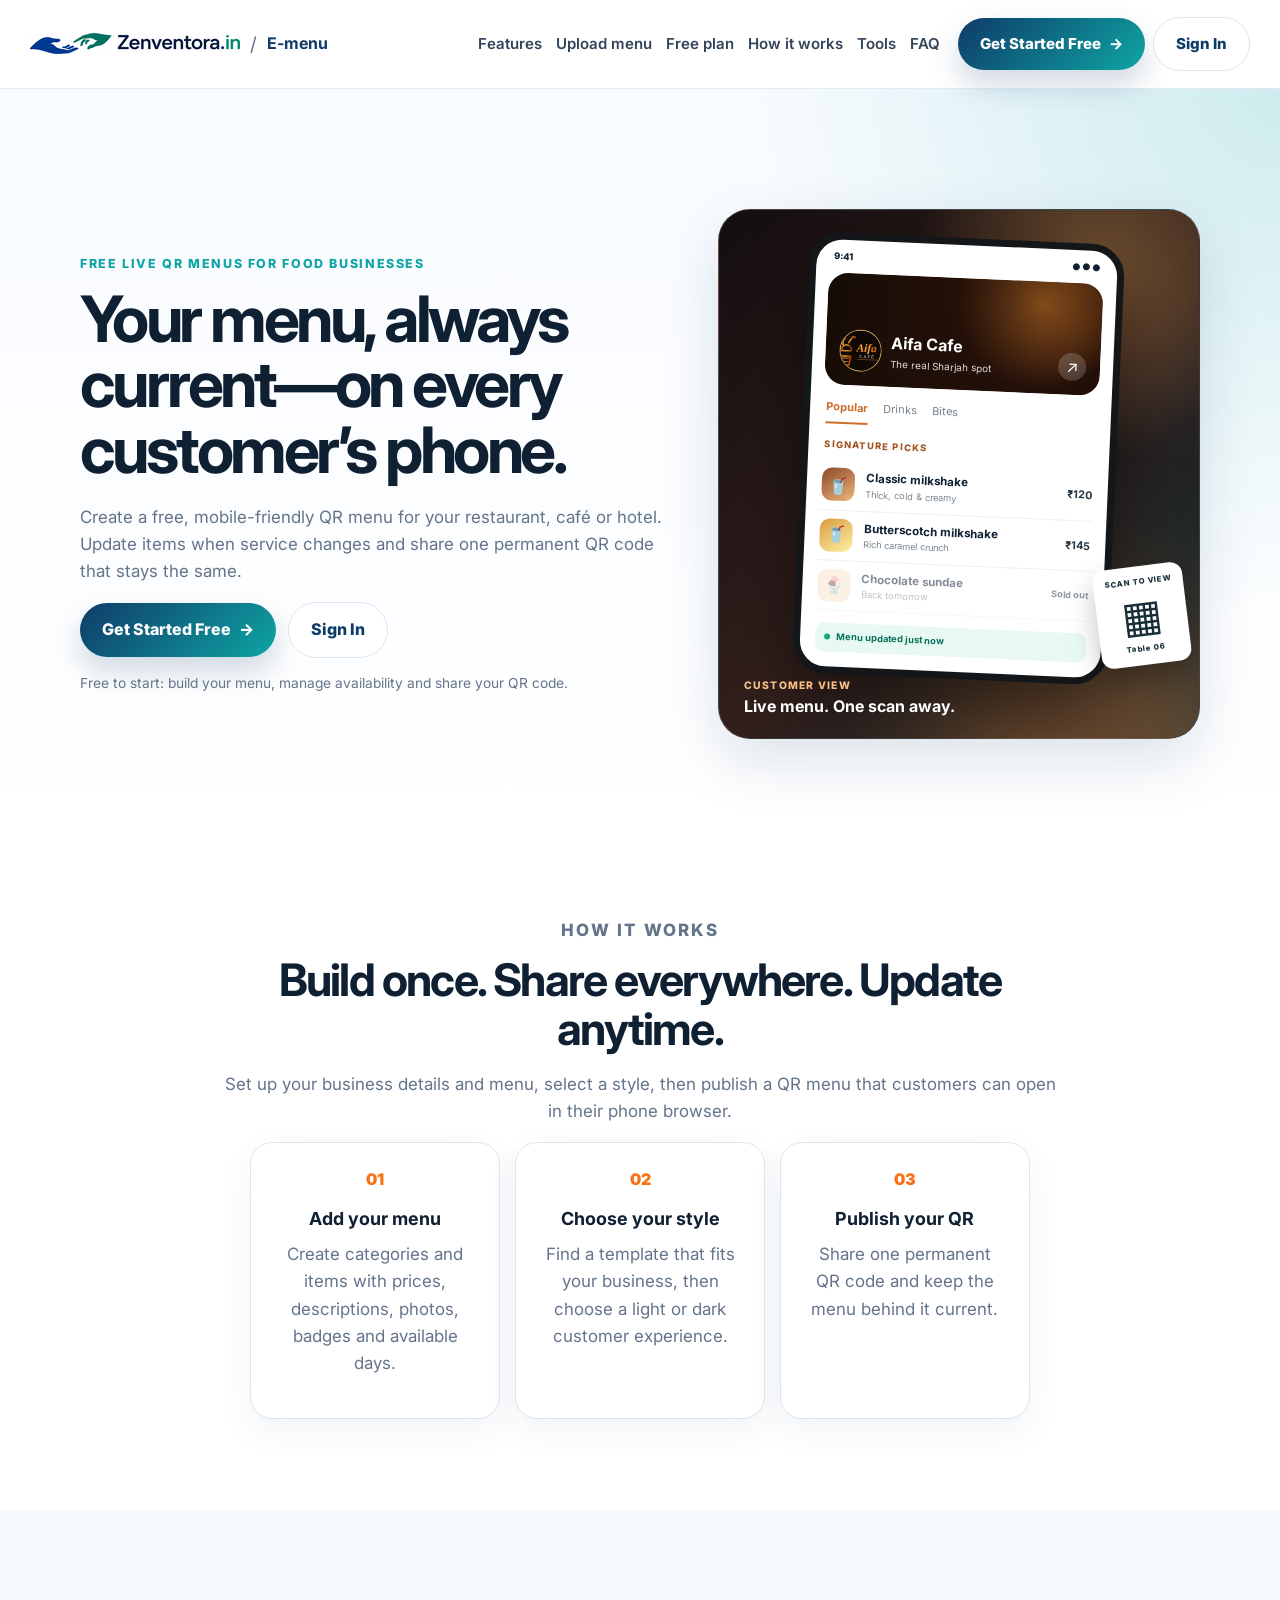
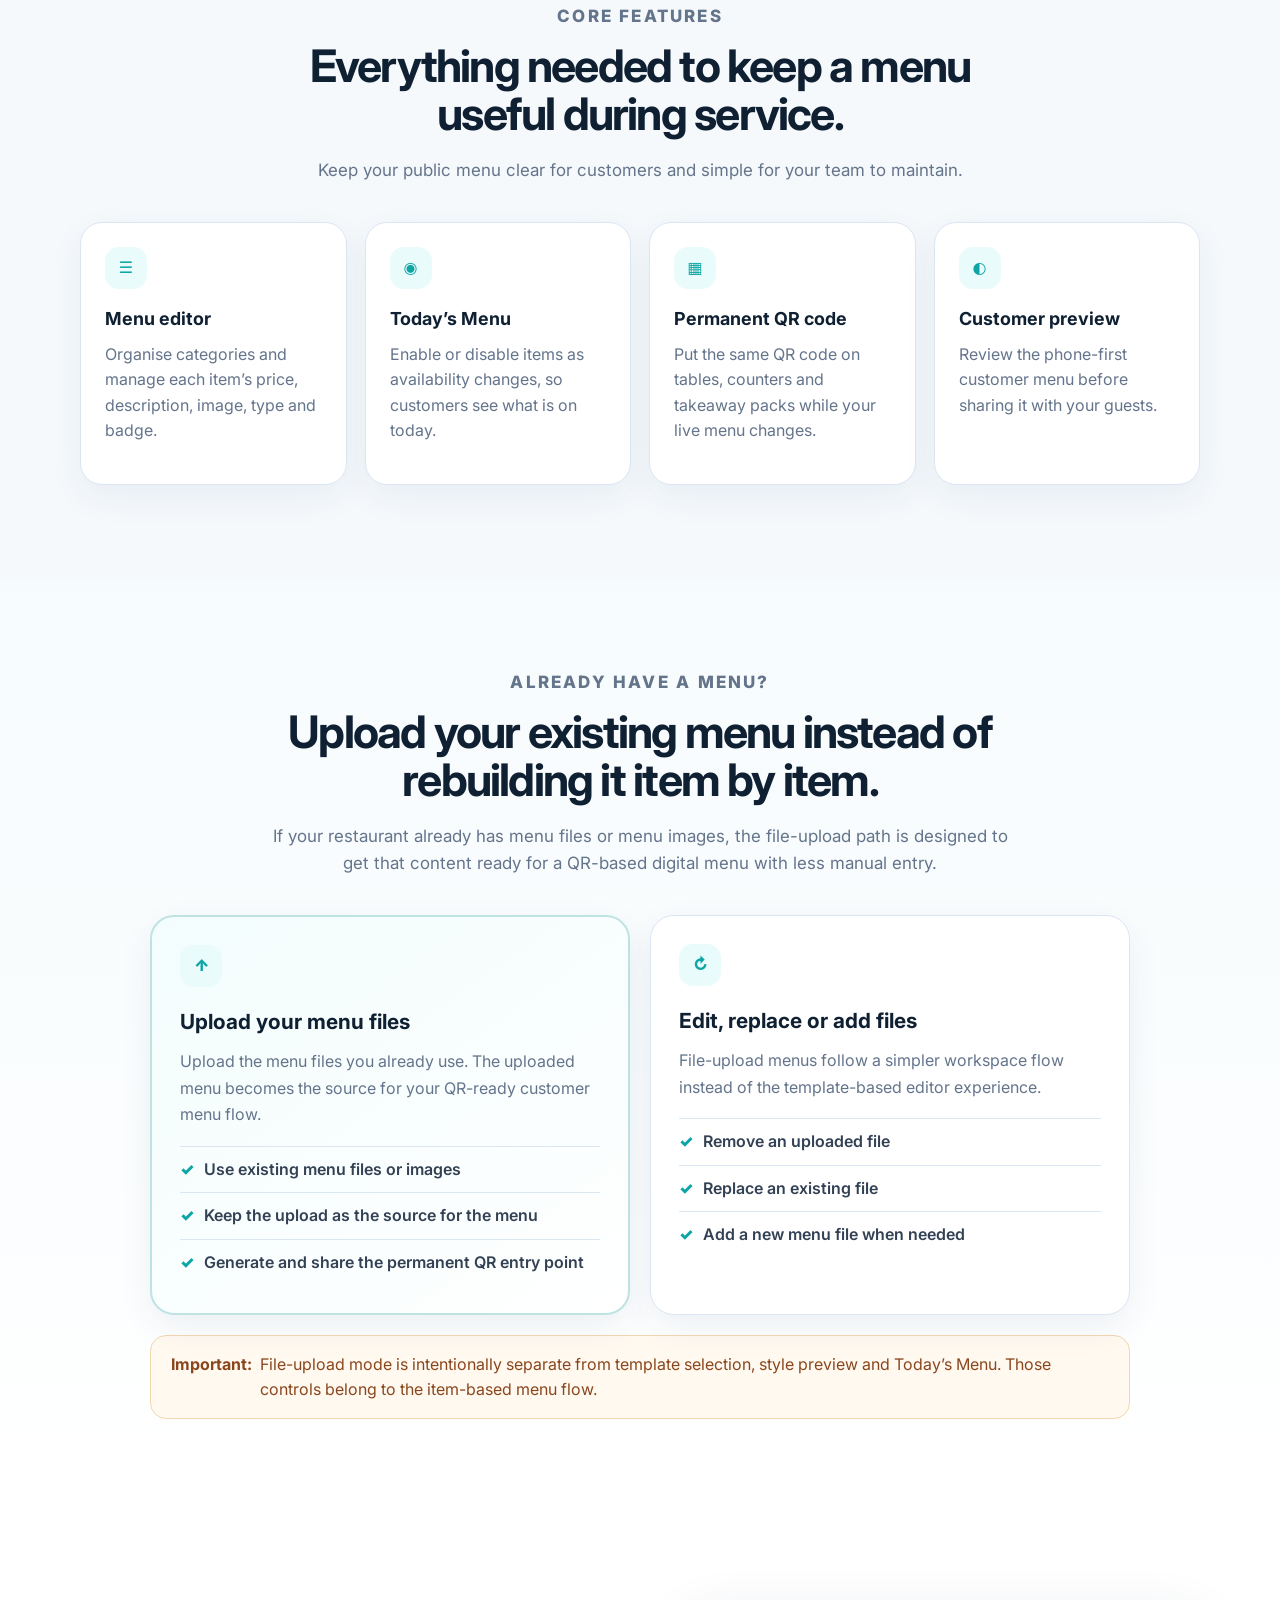
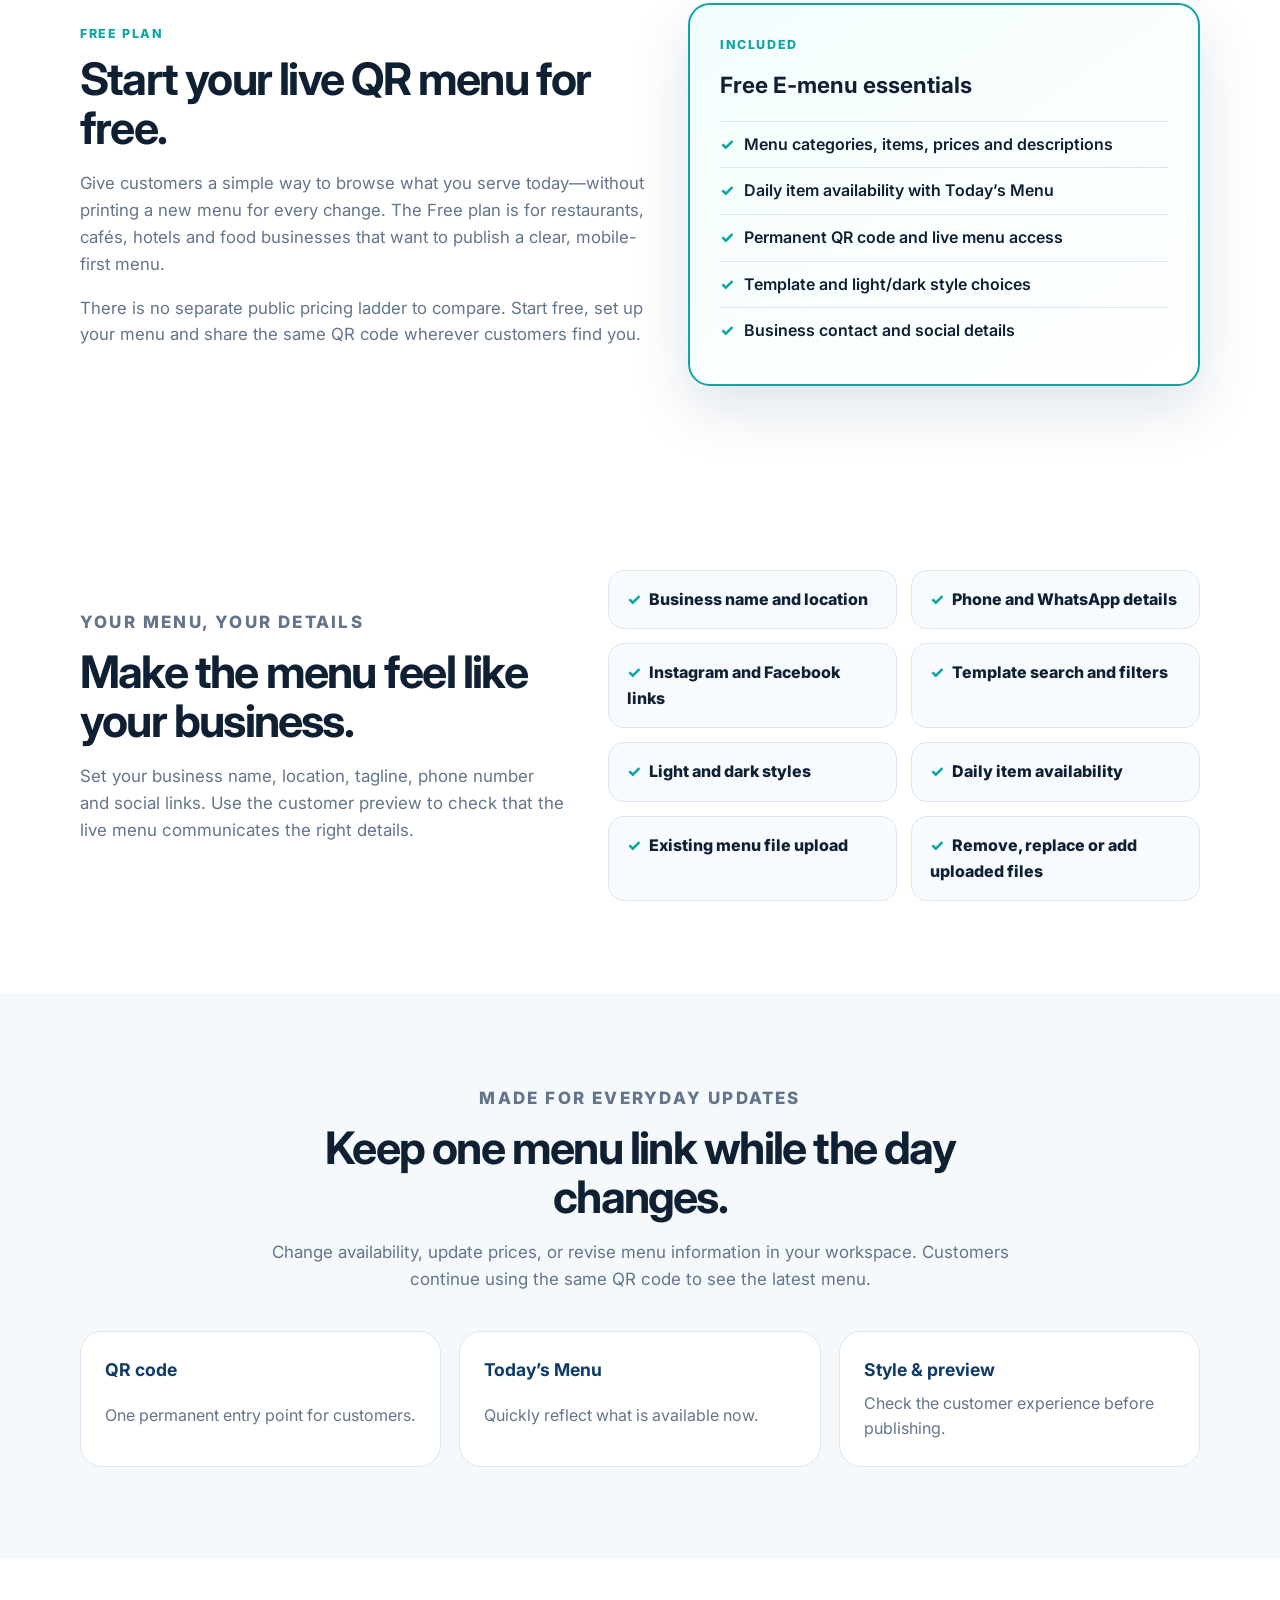
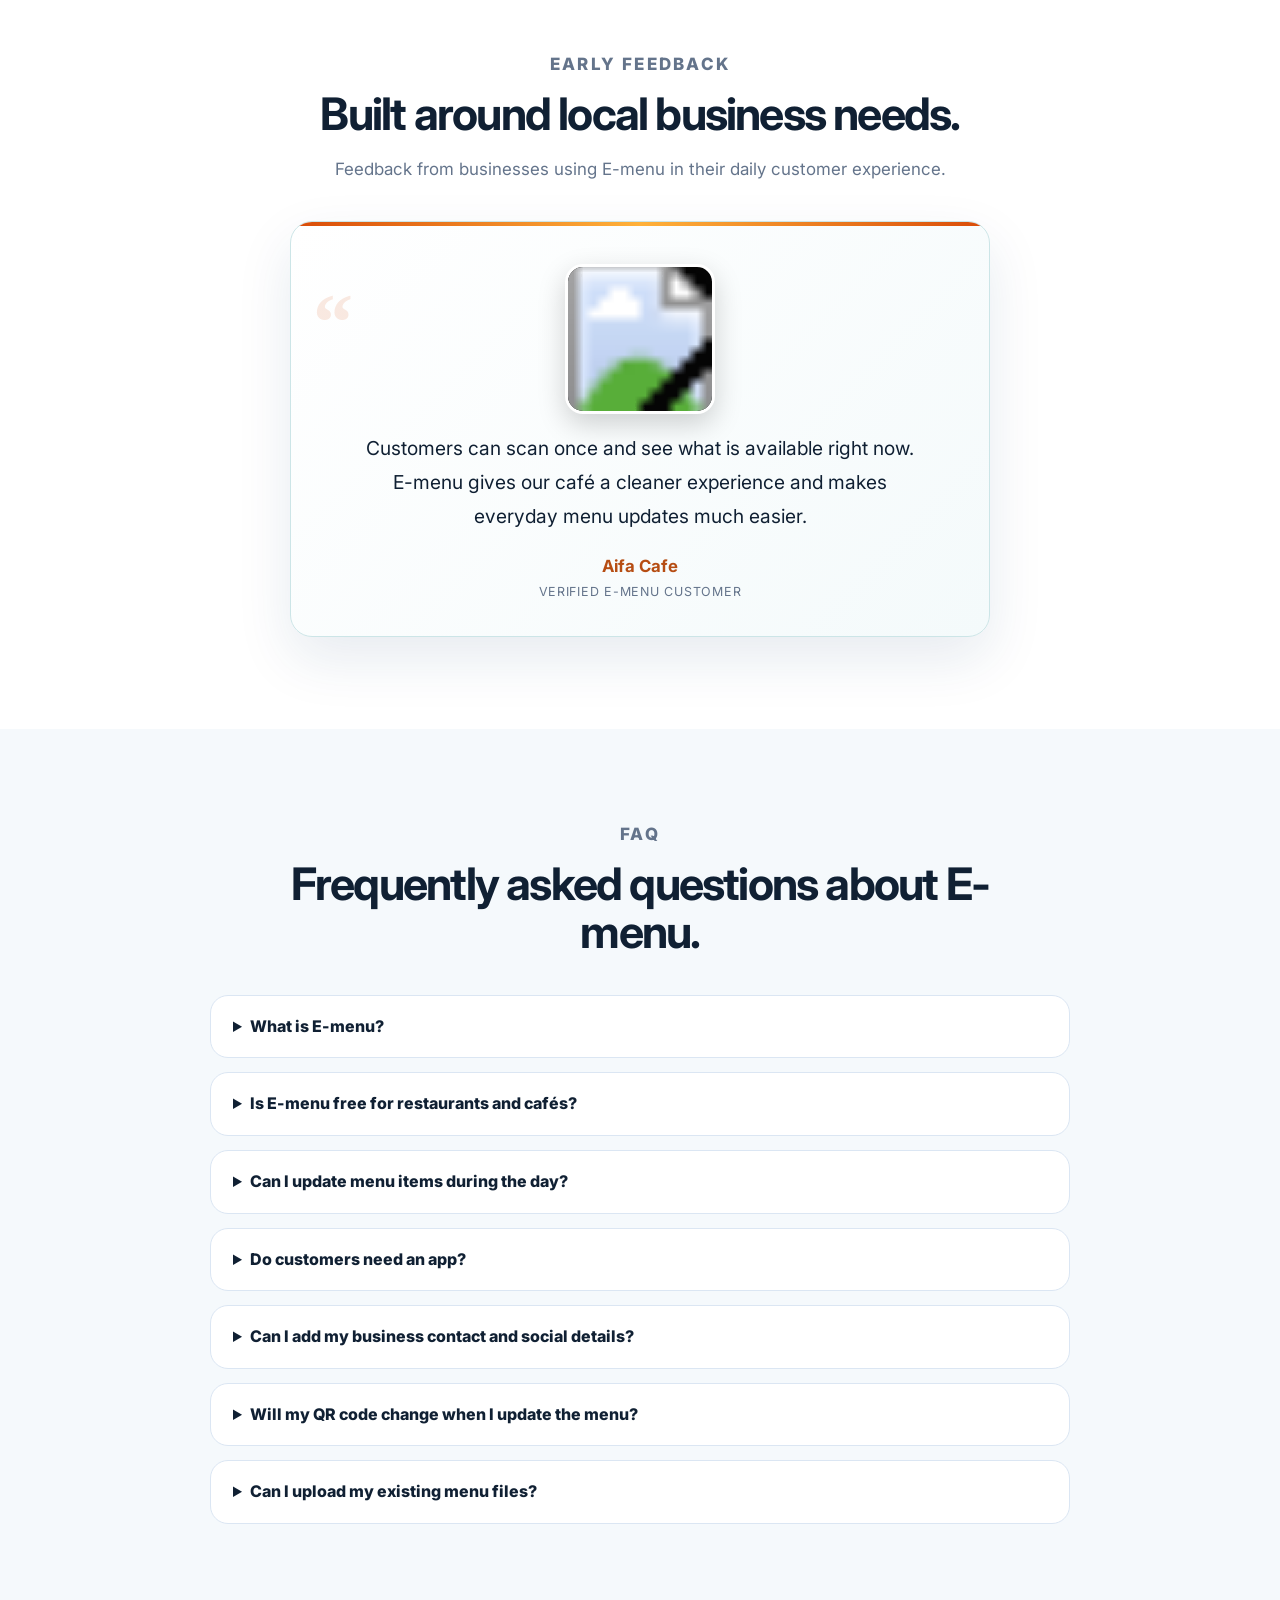
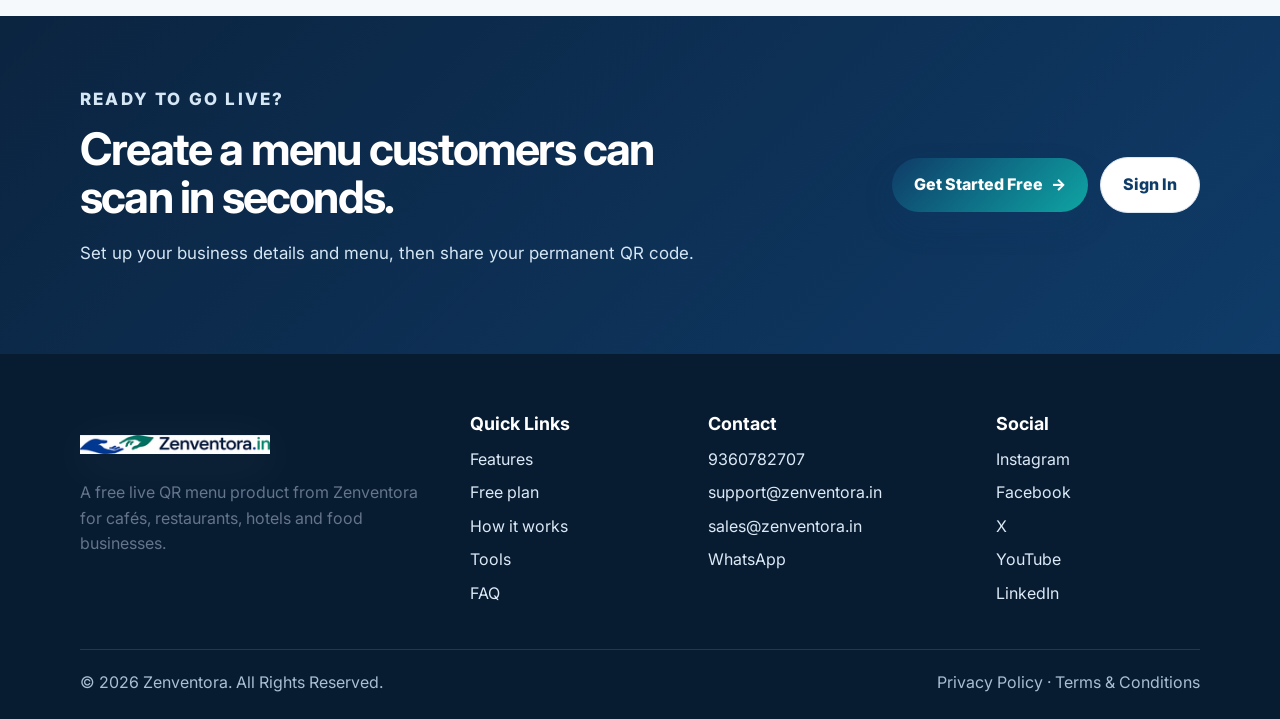
<file: emenu/index.html>
<!doctype html>
<html lang="en-IN">
<head>
  <meta charset="utf-8">
  <meta name="viewport" content="width=device-width, initial-scale=1">
  <title>Free QR Menu for Restaurants, Cafés & Hotels | E-menu by Zenventora</title>
  <meta name="description" content="Create a QR menu for your restaurant, café or hotel. Add menu items manually or use an existing-menu file upload path, update item availability where applicable, choose a style for item-based menus, and share one permanent QR code with customers.">
  <meta name="keywords" content="free QR menu, digital menu, restaurant QR menu, café QR menu, hotel digital menu, menu file upload, menu image upload, permanent QR code menu, menu availability management, E-menu Zenventora">
  <meta name="application-name" content="E-menu by Zenventora">
  <meta name="author" content="Zenventora">
  <meta name="robots" content="index, follow, max-image-preview:large">
  <link rel="canonical" href="https://emenu.zenventora.in/">
  <link rel="alternate" href="https://emenu.zenventora.in/" hreflang="en-IN">
  <link rel="alternate" href="https://emenu.zenventora.in/" hreflang="x-default">
  <meta property="og:type" content="website">
  <meta property="og:title" content="Free QR Menu for Restaurants & Cafés | E-menu by Zenventora">
  <meta property="og:description" content="Create, update and share a live QR menu with one permanent QR code.">
  <meta property="og:url" content="https://emenu.zenventora.in/">
  <meta property="og:image" content="https://zenventora.in/assets/zenventora.png">
  <meta property="og:site_name" content="E-menu by Zenventora">
  <meta property="og:locale" content="en_IN">
  <meta name="twitter:card" content="summary_large_image">
  <meta name="twitter:title" content="Free QR Menu for Restaurants & Cafés | E-menu by Zenventora">
  <meta name="twitter:description" content="Create, update and share a live QR menu with one permanent QR code.">
  <meta name="twitter:image" content="https://zenventora.in/assets/zenventora.png">
  <meta name="theme-color" content="#0f3b68">
  <link rel="icon" href="../assets/favicon.svg" type="image/svg+xml">
  <link rel="preconnect" href="https://fonts.googleapis.com">
  <link rel="preconnect" href="https://fonts.gstatic.com" crossorigin>
  <link href="https://fonts.googleapis.com/css2?family=Inter:wght@400;500;600;700;800&display=swap" rel="stylesheet">
  <link rel="stylesheet" href="../styles.css">
  <link rel="stylesheet" href="emenu.css">
  <script type="application/ld+json">{"@context":"https://schema.org","@type":"WebApplication","name":"E-menu by Zenventora","applicationCategory":"BusinessApplication","operatingSystem":"Web","url":"https://emenu.zenventora.in/","inLanguage":"en-IN","description":"A mobile-friendly QR menu for restaurants, cafés, hotels and food businesses to create item-based menus or use an existing-menu file upload path, then share live menus through a permanent QR code.","publisher":{"@type":"Organization","name":"Zenventora","url":"https://zenventora.in/","logo":"https://zenventora.in/assets/zenventora-logo.svg"},"offers":{"@type":"Offer","name":"Free plan","price":"0","priceCurrency":"INR"}}</script>
  <script type="application/ld+json">{"@context":"https://schema.org","@type":"FAQPage","mainEntity":[{"@type":"Question","name":"What is E-menu?","acceptedAnswer":{"@type":"Answer","text":"E-menu is a digital menu customers open in their phone browser by scanning a QR code."}},{"@type":"Question","name":"Is E-menu free for restaurants and cafés?","acceptedAnswer":{"@type":"Answer","text":"E-menu has a Free plan for creating a live QR menu, adding menu details, managing availability and sharing a permanent QR code."}},{"@type":"Question","name":"Can I update menu items during the day?","acceptedAnswer":{"@type":"Answer","text":"Yes. Use the menu editor and Today’s Menu controls to update menu information and availability."}},{"@type":"Question","name":"Do customers need an app to use an E-menu?","acceptedAnswer":{"@type":"Answer","text":"No. Customers scan the QR code and open the live menu in their normal phone browser."}},{"@type":"Question","name":"Can I upload an existing menu instead of entering every item manually?","acceptedAnswer":{"@type":"Answer","text":"Yes. E-menu supports an existing-menu file upload path for businesses that already have menu files. The file-upload flow is separate from template selection, customer style preview and Today’s Menu controls; uploaded files can be removed, replaced or added from the menu workspace."}}]}</script>
</head>
<body class="emenu-page">
  <a class="skip-link" href="#main">Skip to content</a>
  <header class="site-header">
    <nav class="nav container" aria-label="E-menu navigation">
      <a class="brand emenu-brand" href="#home" aria-label="E-menu home"><img class="brand-logo" src="../assets/zenventora-logo.svg" alt="Zenventora logo"><span aria-hidden="true">/</span><strong>E-menu</strong></a>
      <button class="nav-toggle" type="button" aria-controls="nav-menu" aria-expanded="false" data-nav-toggle>Menu</button>
      <div id="nav-menu" class="nav-menu" data-nav-menu>
        <a href="#features">Features</a><a href="#upload-menu">Upload menu</a><a href="#free-plan">Free plan</a><a href="#how-it-works">How it works</a><a href="#tools">Tools</a><a href="#faq">FAQ</a>
        <div class="cta-area cta-area--header" data-emenu-cta aria-live="polite"><a class="btn btn-primary btn-small" href="https://emenu.zenventora.in/?signup=true">Get Started Free</a><a class="btn btn-secondary btn-small" href="https://emenu.zenventora.in/">Sign In</a></div>
      </div>
    </nav>
  </header>
  <main id="main">
    <section id="home" class="hero section">
      <div class="container hero-grid">
        <div class="hero-copy"><p class="eyebrow">Free live QR menus for food businesses</p><h1>Your menu, always current—on every customer’s phone.</h1><p class="hero-text">Create a free, mobile-friendly QR menu for your restaurant, café or hotel. Update items when service changes and share one permanent QR code that stays the same.</p><div class="hero-actions cta-area" data-emenu-cta aria-live="polite"><a class="btn btn-primary" href="https://emenu.zenventora.in/?signup=true">Get Started Free <span aria-hidden="true">→</span></a><a class="btn btn-secondary" href="https://emenu.zenventora.in/">Sign In</a></div><p class="microcopy">Free to start: build your menu, manage availability and share your QR code.</p></div>
        <div class="hero-panel customer-menu-showcase" aria-label="Example customer view of a live café menu"><div class="showcase-glow"></div><div class="table-qr"><span>SCAN TO VIEW</span><b aria-hidden="true">▦</b><small>Table 06</small></div><div class="phone-menu"><div class="phone-status"><span>9:41</span><span>● ● ●</span></div><div class="cafe-cover"><img class="cafe-logo" src="../assets/emenu/aifa-cafe-logo.svg" alt="Aifa Cafe logo"><div><strong>Aifa Cafe</strong><small>The real Sharjah spot</small></div><button aria-label="Share menu example" type="button">↗</button></div><div class="menu-tabs"><strong>Popular</strong><span>Drinks</span><span>Bites</span></div><p class="menu-category">SIGNATURE PICKS</p><div class="customer-item"><span class="dish-art cold-brew">☕</span><div><strong>Classic milkshake</strong><small>Thick, cold &amp; creamy</small></div><b>₹120</b></div><div class="customer-item"><span class="dish-art butterscotch">🥤</span><div><strong>Butterscotch milkshake</strong><small>Rich caramel crunch</small></div><b>₹145</b></div><div class="customer-item sold"><span class="dish-art">🍨</span><div><strong>Chocolate sundae</strong><small>Back tomorrow</small></div><b>Sold out</b></div><div class="live-pill"><i></i> Menu updated just now</div></div><div class="showcase-caption"><span>Customer view</span><strong>Live menu. One scan away.</strong></div></div>
      </div>
    </section>
    <section id="how-it-works" class="section intro"><div class="container narrow"><p class="eyebrow">How it works</p><h2>Build once. Share everywhere. Update anytime.</h2><p>Set up your business details and menu, select a style, then publish a QR menu that customers can open in their phone browser.</p><div class="steps"><article><span>01</span><h3>Add your menu</h3><p>Create categories and items with prices, descriptions, photos, badges and available days.</p></article><article><span>02</span><h3>Choose your style</h3><p>Find a template that fits your business, then choose a light or dark customer experience.</p></article><article><span>03</span><h3>Publish your QR</h3><p>Share one permanent QR code and keep the menu behind it current.</p></article></div></div></section>
    <section id="features" class="section soft-bg"><div class="container"><div class="section-heading"><p class="eyebrow">Core features</p><h2>Everything needed to keep a menu useful during service.</h2><p>Keep your public menu clear for customers and simple for your team to maintain.</p></div><div class="card-grid four"><article class="card"><span class="icon">☰</span><h3>Menu editor</h3><p>Organise categories and manage each item’s price, description, image, type and badge.</p></article><article class="card"><span class="icon">◉</span><h3>Today’s Menu</h3><p>Enable or disable items as availability changes, so customers see what is on today.</p></article><article class="card"><span class="icon">▦</span><h3>Permanent QR code</h3><p>Put the same QR code on tables, counters and takeaway packs while your live menu changes.</p></article><article class="card"><span class="icon">◐</span><h3>Customer preview</h3><p>Review the phone-first customer menu before sharing it with your guests.</p></article></div></div></section>
    <section id="upload-menu" class="section upload-menu-section">
      <div class="container">
        <div class="section-heading">
          <p class="eyebrow">Already have a menu?</p>
          <h2>Upload your existing menu instead of rebuilding it item by item.</h2>
          <p>If your restaurant already has menu files or menu images, the file-upload path is designed to get that content ready for a QR-based digital menu with less manual entry.</p>
        </div>
        <div class="upload-menu-grid">
          <article class="upload-menu-card upload-menu-card--primary">
            <span class="icon">↑</span>
            <h3>Upload your menu files</h3>
            <p>Upload the menu files you already use. The uploaded menu becomes the source for your QR-ready customer menu flow.</p>
            <ul>
              <li>Use existing menu files or images</li>
              <li>Keep the upload as the source for the menu</li>
              <li>Generate and share the permanent QR entry point</li>
            </ul>
          </article>
          <article class="upload-menu-card">
            <span class="icon">↻</span>
            <h3>Edit, replace or add files</h3>
            <p>File-upload menus follow a simpler workspace flow instead of the template-based editor experience.</p>
            <ul>
              <li>Remove an uploaded file</li>
              <li>Replace an existing file</li>
              <li>Add a new menu file when needed</li>
            </ul>
          </article>
        </div>
        <div class="upload-menu-note">
          <strong>Important:</strong>
          <span>File-upload mode is intentionally separate from template selection, style preview and Today’s Menu. Those controls belong to the item-based menu flow.</span>
        </div>
      </div>
    </section>
    <section id="free-plan" class="section"><div class="container free-plan"><div><p class="eyebrow">Free plan</p><h2>Start your live QR menu for free.</h2><p>Give customers a simple way to browse what you serve today—without printing a new menu for every change. The Free plan is for restaurants, cafés, hotels and food businesses that want to publish a clear, mobile-first menu.</p><p>There is no separate public pricing ladder to compare. Start free, set up your menu and share the same QR code wherever customers find you.</p></div><div class="free-plan-card"><p class="eyebrow">Included</p><h3>Free E-menu essentials</h3><ul><li>Menu categories, items, prices and descriptions</li><li>Daily item availability with Today’s Menu</li><li>Permanent QR code and live menu access</li><li>Template and light/dark style choices</li><li>Business contact and social details</li></ul></div></div></section>
    <section id="tools" class="section"><div class="container split-grid"><div><p class="eyebrow">Your menu, your details</p><h2>Make the menu feel like your business.</h2><p>Set your business name, location, tagline, phone number and social links. Use the customer preview to check that the live menu communicates the right details.</p></div><div class="check-grid"><span>Business name and location</span><span>Phone and WhatsApp details</span><span>Instagram and Facebook links</span><span>Template search and filters</span><span>Light and dark styles</span><span>Daily item availability</span><span>Existing menu file upload</span><span>Remove, replace or add uploaded files</span></div></div></section>
    <section class="section soft-bg"><div class="container"><div class="section-heading"><p class="eyebrow">Made for everyday updates</p><h2>Keep one menu link while the day changes.</h2><p>Change availability, update prices, or revise menu information in your workspace. Customers continue using the same QR code to see the latest menu.</p></div><div class="workflow-grid"><article><strong>QR code</strong><span>One permanent entry point for customers.</span></article><article><strong>Today’s Menu</strong><span>Quickly reflect what is available now.</span></article><article><strong>Style &amp; preview</strong><span>Check the customer experience before publishing.</span></article></div></div></section>
    <section id="testimonials" class="section"><div class="container"><div class="section-heading"><p class="eyebrow">Early feedback</p><h2>Built around local business needs.</h2><p>Feedback from businesses using E-menu in their daily customer experience.</p></div><div class="testimonial-single"><blockquote class="testimonial aifa-testimonial"><img src="assets/aifa-cafe-testimonial-logo.svg" alt="Aifa Cafe logo"><span class="quote-mark" aria-hidden="true">“</span><p>Customers can scan once and see what is available right now. E-menu gives our café a cleaner experience and makes everyday menu updates much easier.</p><footer><strong>Aifa Cafe</strong><span>Verified E-menu customer</span></footer></blockquote></div></div></section>
    <section id="faq" class="section soft-bg"><div class="container"><div class="section-heading"><p class="eyebrow">FAQ</p><h2>Frequently asked questions about E-menu.</h2></div><div class="faq-list"><details><summary>What is E-menu?</summary><p>E-menu is a digital menu customers open on their phone by scanning a QR code.</p></details><details><summary>Is E-menu free for restaurants and cafés?</summary><p>Yes. E-menu has a Free plan for creating a live QR menu, adding menu details, managing availability and sharing a permanent QR code.</p></details><details><summary>Can I update menu items during the day?</summary><p>Yes. Use the menu editor and Today’s Menu controls to update information and availability.</p></details><details><summary>Do customers need an app?</summary><p>No. They open the live menu in their normal phone browser.</p></details><details><summary>Can I add my business contact and social details?</summary><p>Yes. E-menu supports business name, location, tagline, phone, WhatsApp, Instagram and Facebook details.</p></details><details><summary>Will my QR code change when I update the menu?</summary><p>No. Customers can keep using the same permanent QR code while you update the live menu behind it.</p></details><details><summary>Can I upload my existing menu files?</summary><p>Yes. The file-upload path is for businesses that already have menu files or menu images. It does not require template selection or the item-based style preview, and Today’s Menu controls are not part of that file-upload flow. You can remove, replace or add uploaded files from the menu workspace.</p></details></div></div></section>
    <section class="section customer-band"><div class="container customer-card"><div><p class="eyebrow">Ready to go live?</p><h2>Create a menu customers can scan in seconds.</h2><p>Set up your business details and menu, then share your permanent QR code.</p></div><div class="cta-area cta-area--light" data-emenu-cta aria-live="polite"><a class="btn btn-light" href="https://emenu.zenventora.in/?signup=true">Get Started Free <span aria-hidden="true">→</span></a><a class="btn btn-outline-light" href="https://emenu.zenventora.in/">Sign In</a></div></div></section>
  </main>
  <footer class="site-footer"><div class="container footer-grid"><div><a class="brand footer-brand" href="#home"><img class="brand-logo" src="../assets/zenventora-logo.svg" alt="Zenventora logo"></a><p>A free live QR menu product from Zenventora for cafés, restaurants, hotels and food businesses.</p></div><div><h3>Quick Links</h3><a href="#features">Features</a><a href="#free-plan">Free plan</a><a href="#how-it-works">How it works</a><a href="#tools">Tools</a><a href="#faq">FAQ</a></div><div><h3>Contact</h3><a href="tel:+919360782707">9360782707</a><a href="mailto:support@zenventora.in">support@zenventora.in</a><a href="mailto:sales@zenventora.in">sales@zenventora.in</a><a href="https://wa.me/919360782707" target="_blank" rel="noopener">WhatsApp</a></div><div><h3>Social</h3><a href="https://www.instagram.com/zenventora/" target="_blank" rel="noopener">Instagram</a><a href="https://www.facebook.com/profile.php?id=61591519560721" target="_blank" rel="noopener">Facebook</a><a href="https://x.com/zenventora" target="_blank" rel="noopener">X</a><a href="https://www.youtube.com/@zenventora" target="_blank" rel="noopener">YouTube</a><a href="https://www.linkedin.com/company/zenventora/" target="_blank" rel="noopener">LinkedIn</a></div></div><div class="container footer-bottom"><span>© 2026 Zenventora. All Rights Reserved.</span><span><a href="../privacy-policy.html">Privacy Policy</a> · <a href="../terms-and-conditions.html">Terms &amp; Conditions</a></span></div></footer>
  <script src="../script.js" defer></script><script src="emenu.js" defer></script>
</body>
</html>
</file>
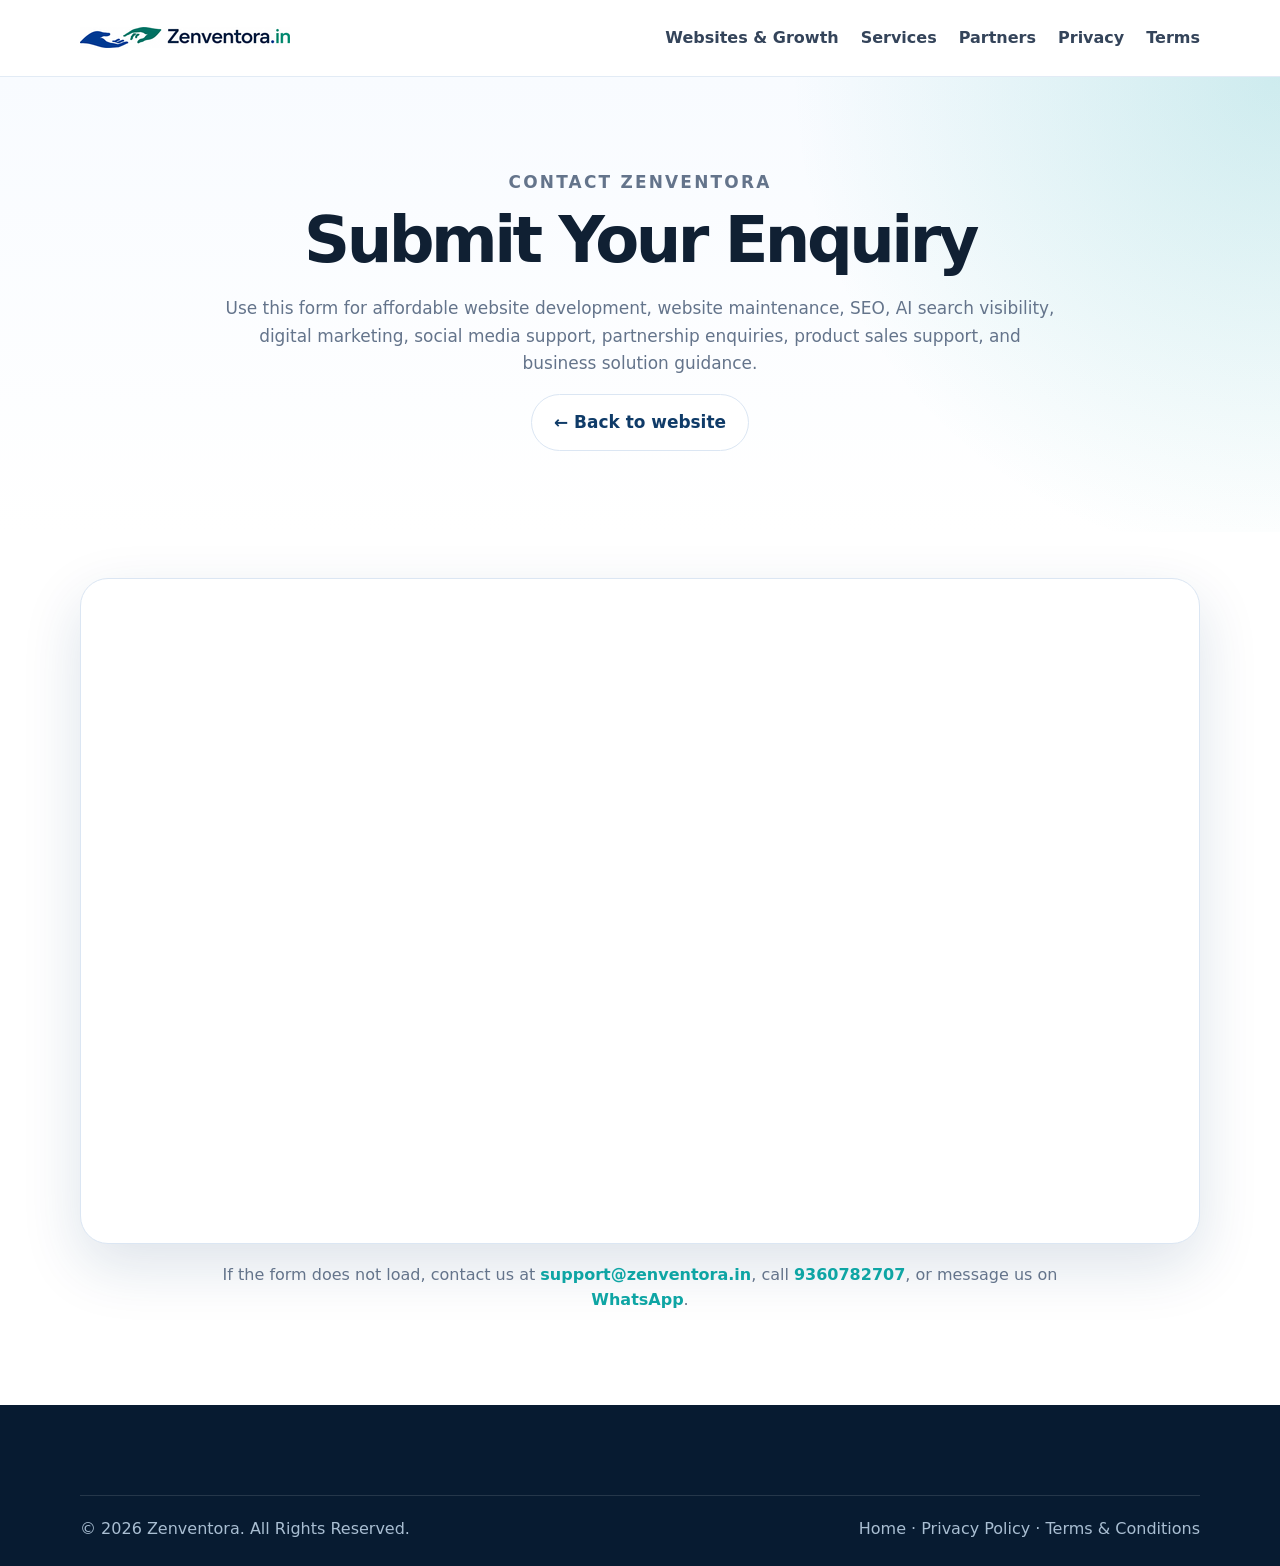
<file: contact.html>
<!doctype html>
<html lang="en-IN">
<head>
  <meta charset="utf-8" />
  <meta name="viewport" content="width=device-width, initial-scale=1" />
  <title>Contact Zenventora | Partnership & Product Enquiries</title>
  <meta name="description" content="Contact Zenventora for affordable custom website development, website maintenance, SEO, AI search visibility, digital marketing, social media support, product partnerships, and business solution guidance." />
  <meta name="robots" content="index, follow, max-image-preview:large" />
  <link rel="canonical" href="https://zenventora.in/contact.html" />
  <meta property="og:type" content="website" />
  <meta property="og:title" content="Contact Zenventora" />
  <meta property="og:description" content="Submit an enquiry for website development, SEO, digital marketing, social media support, product partnerships, or business solution guidance." />
  <meta property="og:url" content="https://zenventora.in/contact.html" />
  <meta property="og:image" content="https://zenventora.in/assets/zenventora.png" />
  <meta property="og:site_name" content="Zenventora" />
  <meta property="og:locale" content="en_IN" />
  <meta name="twitter:card" content="summary_large_image" />
  <meta name="twitter:title" content="Contact Zenventora — Websites, SEO & Growth Support" />
  <meta name="twitter:description" content="Enquire about affordable websites, website maintenance, SEO, AI search visibility, digital marketing, social media support, and partnership-led growth." />
  <meta name="twitter:image" content="https://zenventora.in/assets/zenventora.png" />

  <link rel="icon" href="assets/zenventora.png" type="image/svg+xml" />
  <link rel="apple-touch-icon" href="assets/zenventora.png" />
  <link rel="manifest" href="site.webmanifest" />
  <meta name="theme-color" content="#0f3b68" />
  <link rel="stylesheet" href="styles.css" />
</head>
<body>
  <a class="skip-link" href="#main">Skip to content</a>
  <header class="site-header">
    <nav class="nav container" aria-label="Primary navigation">
      <a class="brand" href="index.html#home" aria-label="Zenventora home"><img class="brand-logo" src="assets/zenventora-logo.svg" alt="Official Zenventora logo" /></a>
      <div class="nav-menu legal-nav"><a href="index.html#web-presence">Websites & Growth</a><a href="index.html#services">Services</a><a href="index.html#partners">Partners</a><a href="privacy-policy.html">Privacy</a><a href="terms-and-conditions.html">Terms</a></div>
    </nav>
  </header>
  <main id="main" class="legal-page">
    <section class="section hero legal-hero"><div class="container narrow"><p class="eyebrow">Contact Zenventora</p><h1>Submit Your Enquiry</h1><p class="hero-text">Use this form for affordable website development, website maintenance, SEO, AI search visibility, digital marketing, social media support, partnership enquiries, product sales support, and business solution guidance.</p><p><a class="btn btn-secondary" href="index.html#contact">← Back to website</a></p></div></section>
    <section class="section contact-form-page"><div class="container">
      <div class="iframe-shell">
        <iframe id="ziframe_730526" title="Contact US" aria-label="Contact US" frameborder="0" allow="geolocation;" src="https://forms.zohopublic.in/supportzenve1/form/ContactUS/formperma/hUYsMRFRDElbBXp3vGlbKuTaaAu1ok_pOi5EogsblTc"></iframe>
      </div>
      <p class="form-helper">If the form does not load, contact us at <a href="mailto:support@zenventora.in">support@zenventora.in</a>, call <a href="tel:+919360782707">9360782707</a>, or message us on <a href="https://wa.me/919360782707" target="_blank" rel="noopener">WhatsApp</a>.</p>
    </div></section>
  </main>
  <footer class="site-footer"><div class="container footer-bottom"><span>© 2026 Zenventora. All Rights Reserved.</span><span><a href="index.html">Home</a> · <a href="privacy-policy.html">Privacy Policy</a> · <a href="terms-and-conditions.html">Terms & Conditions</a></span></div></footer>
<script>
(function() {
  var zfFrame = document.getElementById("ziframe_730526");
  if (!zfFrame) return;
  var iframeSrc = zfFrame.src;
  if (!(/[?&]referrername=/.test(iframeSrc))) {
    var referrer = window.location.href;
    try {
      referrer = window.self !== window.top ? window.top.location.href : (/^https?:\/\/[\w.-]+\.[a-zA-Z]{2,}/i.test(referrer) ? referrer : "");
    } catch (error) {}
    if (referrer) {
      if (referrer.length > 1800) {
        var queryIndex = referrer.indexOf("?");
        if (queryIndex > -1) referrer = referrer.substring(0, queryIndex);
        if (referrer.length > 1800) referrer = referrer.substring(0, 1800);
      }
      iframeSrc += (iframeSrc.indexOf("?") > 0 ? "&" : "?") + "referrername=" + encodeURIComponent(referrer);
    }
  }
  if (zfFrame.src !== iframeSrc) zfFrame.src = iframeSrc;
})();
</script>
</body>
</html>
</file>
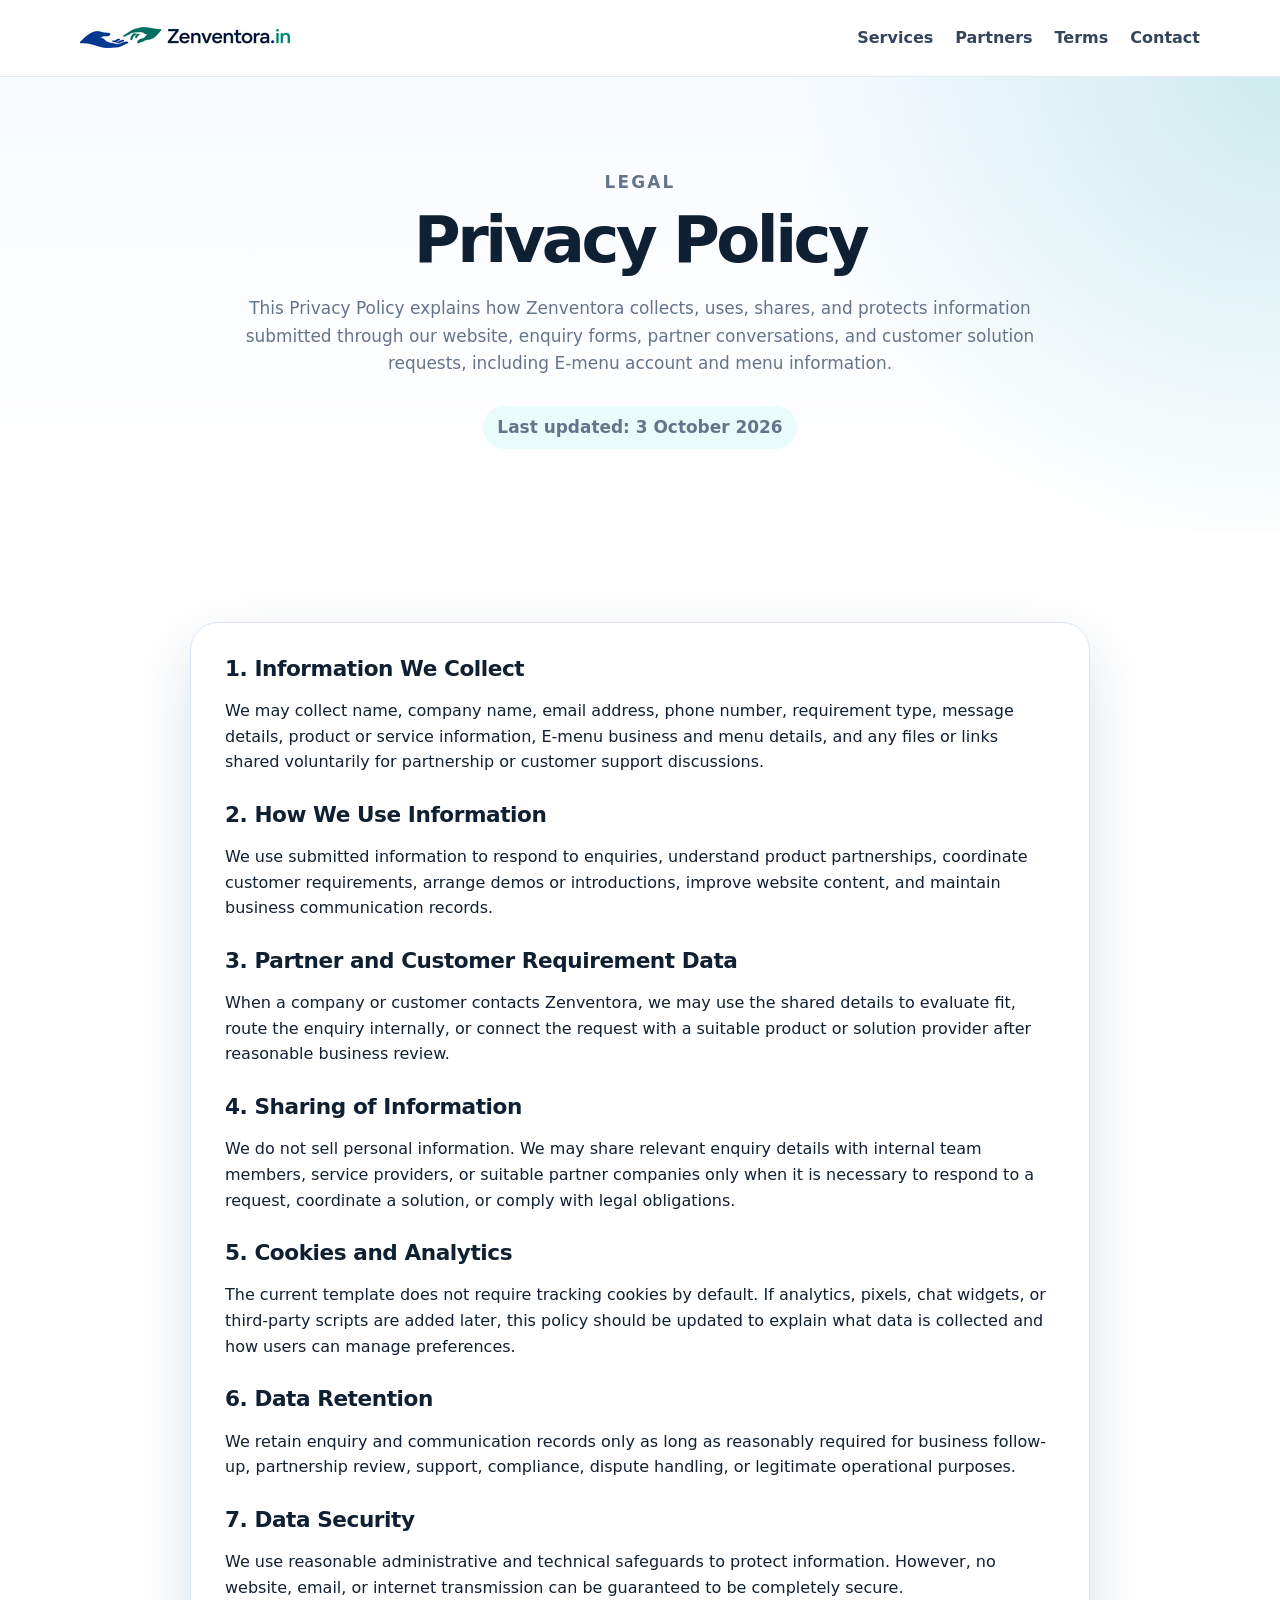
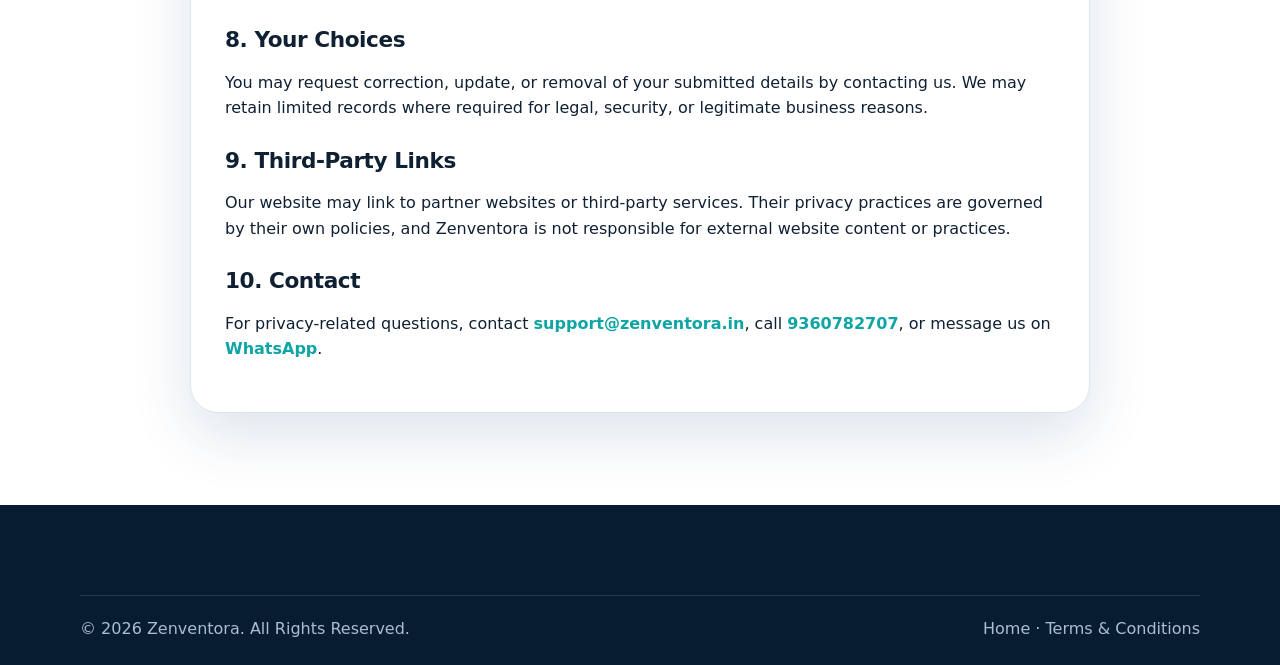
<file: privacy-policy.html>
<!doctype html>
<html lang="en-IN">
<head>
  <meta charset="utf-8" />
  <meta name="viewport" content="width=device-width, initial-scale=1" />
  <title>Privacy Policy | Zenventora</title>
  <meta name="description" content="Read Zenventora's Privacy Policy covering enquiry data, partner information, customer requirements, cookies, analytics, data sharing, retention, and user choices." />
  <meta name="robots" content="index, follow, max-image-preview:large" />
  <link rel="canonical" href="https://zenventora.in/privacy-policy.html" />
  <meta property="og:type" content="website" />
  <meta property="og:title" content="Privacy Policy | Zenventora" />
  <meta property="og:description" content="How Zenventora collects, uses, protects, and manages enquiry, partner, and customer requirement information." />
  <meta property="og:url" content="https://zenventora.in/privacy-policy.html" />
  <meta property="og:image" content="https://zenventora.in/assets/zenventora.png" />
  <meta property="og:site_name" content="Zenventora" />
  <meta property="og:locale" content="en_IN" />
  <meta name="twitter:card" content="summary_large_image" />
  <meta name="twitter:title" content="Zenventora — Product-Focused Growth Partner" />
  <meta name="twitter:description" content="Product sales, website development, web application development, mobile app development, customer outreach, and partner-led growth for SaaS and software companies." />
  <meta name="twitter:image" content="https://zenventora.in/assets/zenventora.png" />

  <link rel="icon" href="assets/zenventora.png" type="image/svg+xml" />
  <link rel="apple-touch-icon" href="assets/zenventora.png" />
  <link rel="manifest" href="site.webmanifest" />
  <meta name="theme-color" content="#0f3b68" /> 
  <link rel="stylesheet" href="styles.css" />
</head>
<body>
  <a class="skip-link" href="#main">Skip to content</a>
  <header class="site-header">
    <nav class="nav container" aria-label="Primary navigation">
      <a class="brand" href="index.html#home" aria-label="Zenventora home"><img class="brand-logo" src="assets/zenventora-logo.svg" alt="Official Zenventora logo" /></a>
      <div class="nav-menu legal-nav"><a href="index.html#services">Services</a><a href="index.html#partners">Partners</a><a href="terms-and-conditions.html">Terms</a><a href="index.html#contact">Contact</a></div>
    </nav>
  </header>
  <main id="main" class="legal-page">
    <section class="section hero legal-hero"><div class="container narrow"><p class="eyebrow">Legal</p><h1>Privacy Policy</h1><p class="hero-text">This Privacy Policy explains how Zenventora collects, uses, shares, and protects information submitted through our website, enquiry forms, partner conversations, and customer solution requests, including E-menu account and menu information.</p><p class="updated">Last updated: 3 October 2026</p></div></section>
    <section class="section"><div class="container legal-content">
      <h2>1. Information We Collect</h2><p>We may collect name, company name, email address, phone number, requirement type, message details, product or service information, E-menu business and menu details, and any files or links shared voluntarily for partnership or customer support discussions.</p>
      <h2>2. How We Use Information</h2><p>We use submitted information to respond to enquiries, understand product partnerships, coordinate customer requirements, arrange demos or introductions, improve website content, and maintain business communication records.</p>
      <h2>3. Partner and Customer Requirement Data</h2><p>When a company or customer contacts Zenventora, we may use the shared details to evaluate fit, route the enquiry internally, or connect the request with a suitable product or solution provider after reasonable business review.</p>
      <h2>4. Sharing of Information</h2><p>We do not sell personal information. We may share relevant enquiry details with internal team members, service providers, or suitable partner companies only when it is necessary to respond to a request, coordinate a solution, or comply with legal obligations.</p>
      <h2>5. Cookies and Analytics</h2><p>The current template does not require tracking cookies by default. If analytics, pixels, chat widgets, or third-party scripts are added later, this policy should be updated to explain what data is collected and how users can manage preferences.</p>
      <h2>6. Data Retention</h2><p>We retain enquiry and communication records only as long as reasonably required for business follow-up, partnership review, support, compliance, dispute handling, or legitimate operational purposes.</p>
      <h2>7. Data Security</h2><p>We use reasonable administrative and technical safeguards to protect information. However, no website, email, or internet transmission can be guaranteed to be completely secure.</p>
      <h2>8. Your Choices</h2><p>You may request correction, update, or removal of your submitted details by contacting us. We may retain limited records where required for legal, security, or legitimate business reasons.</p>
      <h2>9. Third-Party Links</h2><p>Our website may link to partner websites or third-party services. Their privacy practices are governed by their own policies, and Zenventora is not responsible for external website content or practices.</p>
      <h2>10. Contact</h2><p>For privacy-related questions, contact <a href="mailto:support@zenventora.in">support@zenventora.in</a>, call <a href="tel:+919360782707">9360782707</a>, or message us on <a href="https://wa.me/919360782707" target="_blank" rel="noopener">WhatsApp</a>.</p>
    </div></section>
  </main>
  <footer class="site-footer"><div class="container footer-bottom"><span>© 2026 Zenventora. All Rights Reserved.</span><span><a href="index.html">Home</a> · <a href="terms-and-conditions.html">Terms & Conditions</a></span></div></footer>
</body>
</html>
</file>
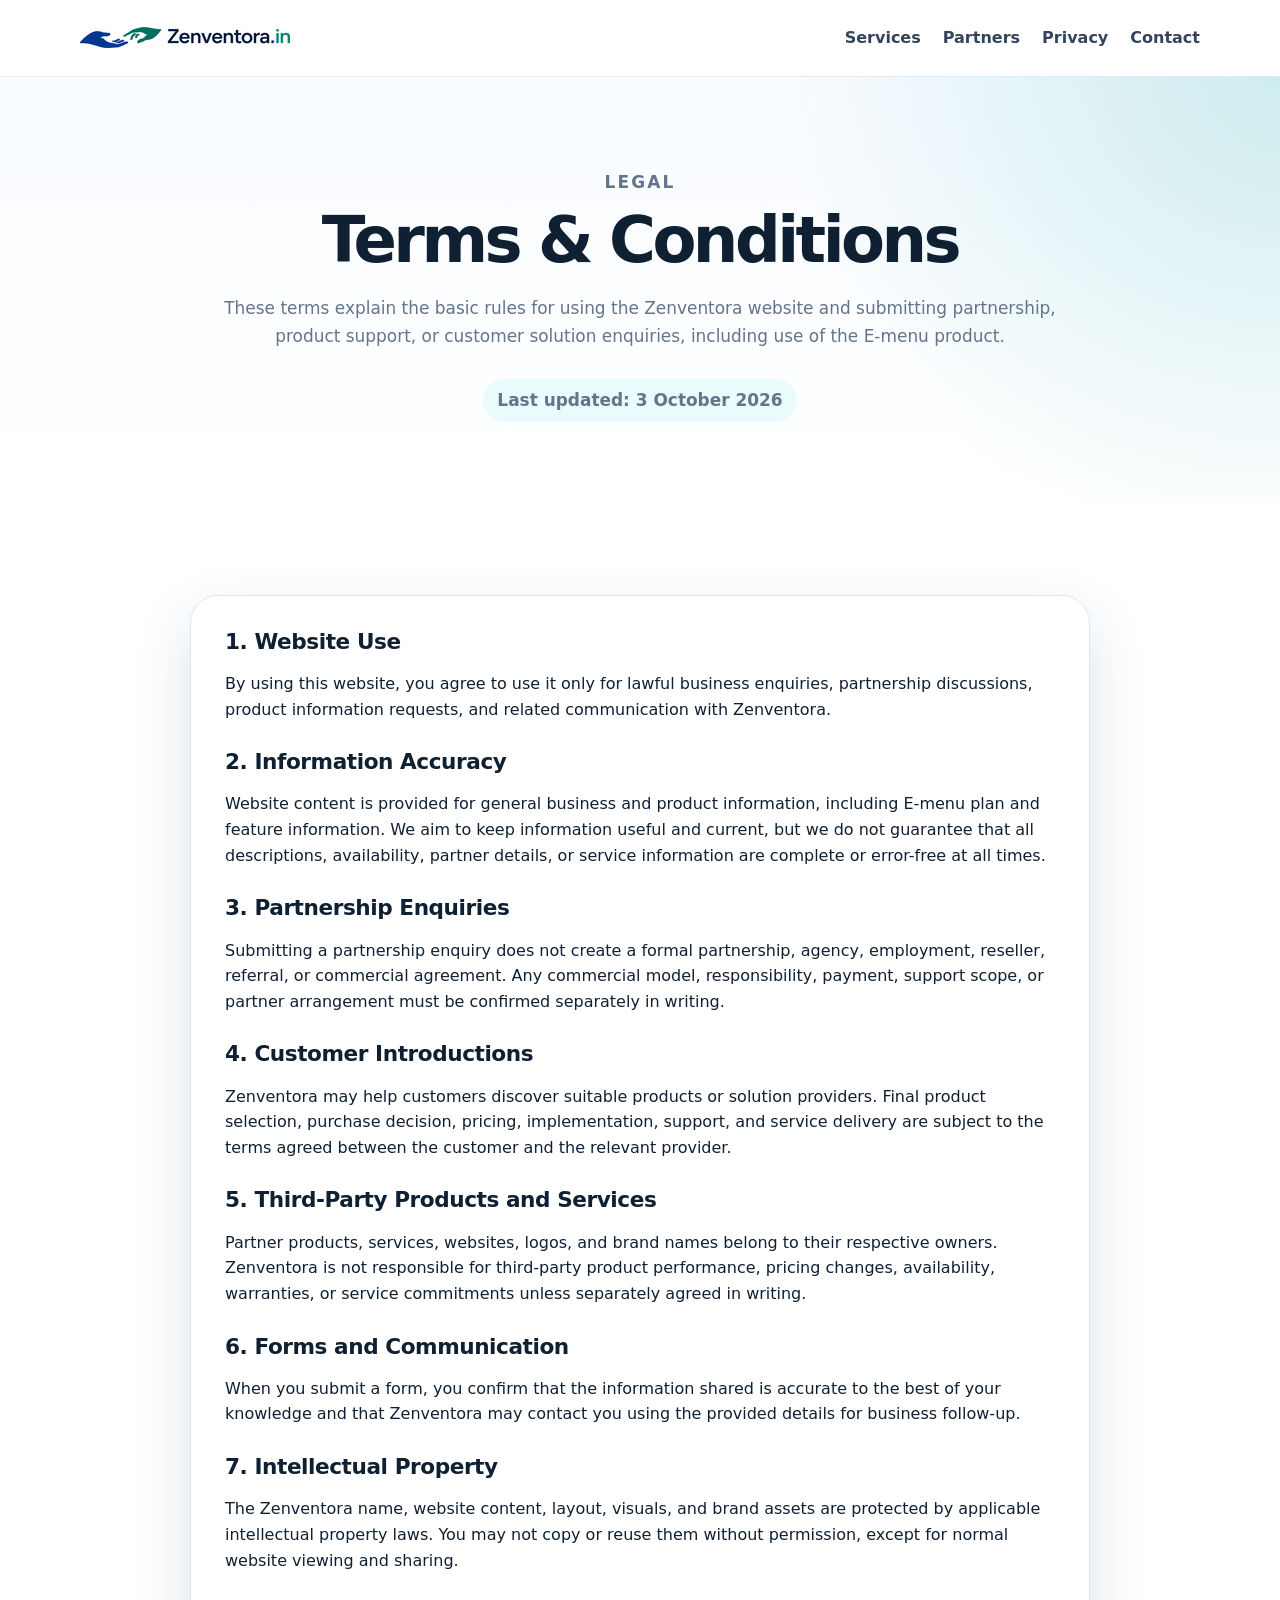
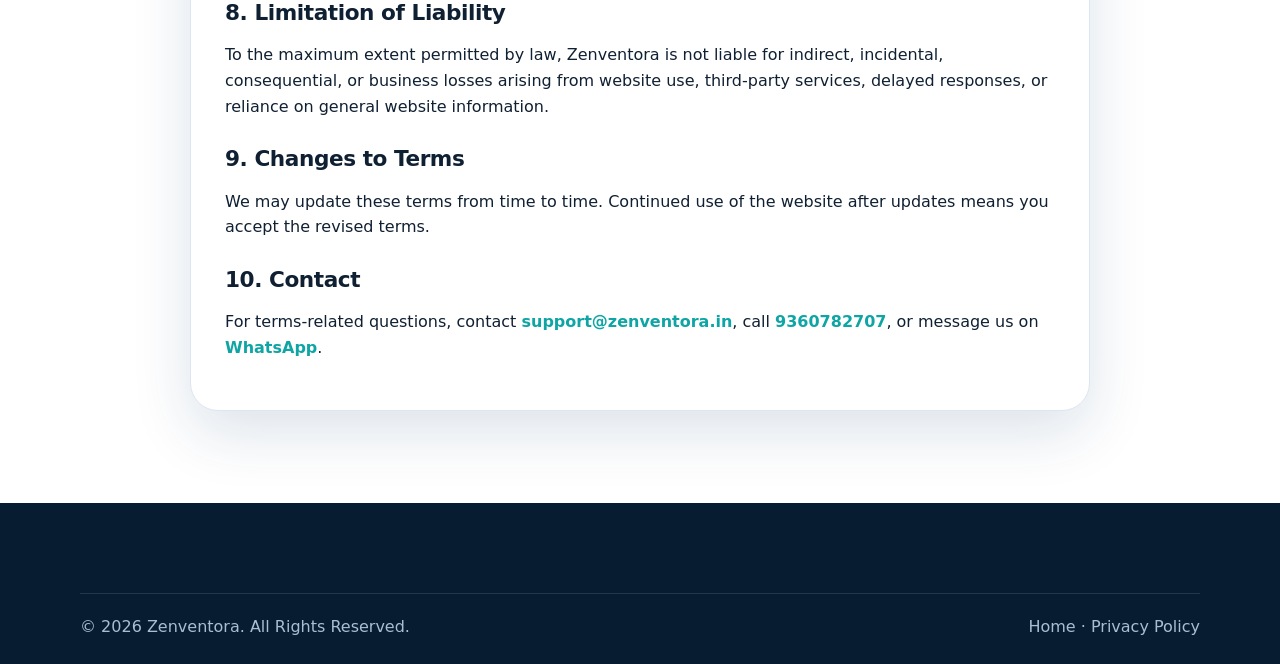
<file: terms-and-conditions.html>
<!doctype html>
<html lang="en-IN">
<head>
  <meta charset="utf-8" />
  <meta name="viewport" content="width=device-width, initial-scale=1" />
  <title>Terms & Conditions | Zenventora</title>
  <meta name="description" content="Read Zenventora's Terms & Conditions for website use, partnership enquiries, customer introductions, third-party products, and limitation of liability." />
  <meta name="robots" content="index, follow, max-image-preview:large" />
  <link rel="canonical" href="https://zenventora.in/terms-and-conditions.html" />
  <meta property="og:type" content="website" />
  <meta property="og:title" content="Terms & Conditions | Zenventora" />
  <meta property="og:description" content="Terms for using the Zenventora website and submitting product partnership or customer solution enquiries." />
  <meta property="og:url" content="https://zenventora.in/terms-and-conditions.html" />
  <meta property="og:image" content="https://zenventora.in/assets/zenventora.png" />
  <meta property="og:site_name" content="Zenventora" />
  <meta property="og:locale" content="en_IN" />
  <meta name="twitter:card" content="summary_large_image" />
  <meta name="twitter:title" content="Zenventora — Product-Focused Growth Partner" />
  <meta name="twitter:description" content="Product sales, website development, web application development, mobile app development, customer outreach, and partner-led growth for SaaS and software companies." />
  <meta name="twitter:image" content="https://zenventora.in/assets/zenventora.png" />

  <link rel="icon" href="assets/zenventora.png" type="image/svg+xml" />
  <link rel="apple-touch-icon" href="assets/zenventora.png" />
  <link rel="manifest" href="site.webmanifest" />
  <meta name="theme-color" content="#0f3b68" /> 
  <link rel="stylesheet" href="styles.css" />
</head>
<body>
  <a class="skip-link" href="#main">Skip to content</a>
  <header class="site-header">
    <nav class="nav container" aria-label="Primary navigation">
      <a class="brand" href="index.html#home" aria-label="Zenventora home"><img class="brand-logo" src="assets/zenventora-logo.svg" alt="Official Zenventora logo" /></a>
      <div class="nav-menu legal-nav"><a href="index.html#services">Services</a><a href="index.html#partners">Partners</a><a href="privacy-policy.html">Privacy</a><a href="index.html#contact">Contact</a></div>
    </nav>
  </header>
  <main id="main" class="legal-page">
    <section class="section hero legal-hero"><div class="container narrow"><p class="eyebrow">Legal</p><h1>Terms & Conditions</h1><p class="hero-text">These terms explain the basic rules for using the Zenventora website and submitting partnership, product support, or customer solution enquiries, including use of the E-menu product.</p><p class="updated">Last updated: 3 October 2026</p></div></section>
    <section class="section"><div class="container legal-content">
      <h2>1. Website Use</h2><p>By using this website, you agree to use it only for lawful business enquiries, partnership discussions, product information requests, and related communication with Zenventora.</p>
      <h2>2. Information Accuracy</h2><p>Website content is provided for general business and product information, including E-menu plan and feature information. We aim to keep information useful and current, but we do not guarantee that all descriptions, availability, partner details, or service information are complete or error-free at all times.</p>
      <h2>3. Partnership Enquiries</h2><p>Submitting a partnership enquiry does not create a formal partnership, agency, employment, reseller, referral, or commercial agreement. Any commercial model, responsibility, payment, support scope, or partner arrangement must be confirmed separately in writing.</p>
      <h2>4. Customer Introductions</h2><p>Zenventora may help customers discover suitable products or solution providers. Final product selection, purchase decision, pricing, implementation, support, and service delivery are subject to the terms agreed between the customer and the relevant provider.</p>
      <h2>5. Third-Party Products and Services</h2><p>Partner products, services, websites, logos, and brand names belong to their respective owners. Zenventora is not responsible for third-party product performance, pricing changes, availability, warranties, or service commitments unless separately agreed in writing.</p>
      <h2>6. Forms and Communication</h2><p>When you submit a form, you confirm that the information shared is accurate to the best of your knowledge and that Zenventora may contact you using the provided details for business follow-up.</p>
      <h2>7. Intellectual Property</h2><p>The Zenventora name, website content, layout, visuals, and brand assets are protected by applicable intellectual property laws. You may not copy or reuse them without permission, except for normal website viewing and sharing.</p>
      <h2>8. Limitation of Liability</h2><p>To the maximum extent permitted by law, Zenventora is not liable for indirect, incidental, consequential, or business losses arising from website use, third-party services, delayed responses, or reliance on general website information.</p>
      <h2>9. Changes to Terms</h2><p>We may update these terms from time to time. Continued use of the website after updates means you accept the revised terms.</p>
      <h2>10. Contact</h2><p>For terms-related questions, contact <a href="mailto:support@zenventora.in">support@zenventora.in</a>, call <a href="tel:+919360782707">9360782707</a>, or message us on <a href="https://wa.me/919360782707" target="_blank" rel="noopener">WhatsApp</a>.</p>
    </div></section>
  </main>
  <footer class="site-footer"><div class="container footer-bottom"><span>© 2026 Zenventora. All Rights Reserved.</span><span><a href="index.html">Home</a> · <a href="privacy-policy.html">Privacy Policy</a></span></div></footer>
</body>
</html>
</file>
<file: styles.css>
:root {
    --navy: #0b2440;
    --blue: #0f3b68;
    --teal: #0ea5a4;
    --orange: #f97316;
    --ink: #102033;
    --muted: #64748b;
    --line: #dbe6f3;
    --soft: #f5f9fc;
    --white: #fff;
    --shadow: 0 22px 60px rgba(15,59,104,.14);
    --radius: 22px
}

* {
    box-sizing: border-box
}

html {
    scroll-behavior: smooth
}

body {
    margin: 0;
    font-family: Inter,system-ui,-apple-system,Segoe UI,sans-serif;
    color: var(--ink);
    background: var(--white);
    line-height: 1.6
}

a {
    color: inherit;
    text-decoration: none
}

button,input,select,textarea {
    font: inherit
}

.container {
    width: min(1120px,calc(100% - 32px));
    margin-inline:auto}

.skip-link {
    position: absolute;
    left: -999px;
    top: 10px;
    background: var(--navy);
    color: #fff;
    padding: 10px 14px;
    z-index: 99
}

.skip-link:focus {
    left: 10px
}

.site-header {
    position: sticky;
    top: 0;
    z-index: 40;
    background: rgba(255,255,255,.92);
    backdrop-filter: blur(18px);
    border-bottom: 1px solid rgba(219,230,243,.8)
}

.nav {
    min-height: 76px;
    display: flex;
    align-items: center;
    justify-content: space-between;
    gap: 22px
}

.brand {
    display: inline-flex;
    align-items: center;
    gap: 10px;
    font-weight: 800;
    font-size: 1.2rem
}

.brand-mark {
    width: 38px;
    height: 38px;
    border-radius: 12px;
    display: grid;
    place-items: center;
    color: #fff;
    background: linear-gradient(135deg,var(--blue),var(--teal));
    box-shadow: 0 12px 30px rgba(14,165,164,.25)
}

.nav-menu {
    display: flex;
    align-items: center;
    gap: 22px;
    font-weight: 600;
    color: #34445a
}

.nav-menu a:hover {
    color: var(--teal);
}

.nav-toggle {
    display: none;
    border: 1px solid var(--line);
    border-radius: 999px;
    background: #fff;
    padding: 9px 14px
}

.btn {
    border: 0;
    border-radius: 999px;
    padding: 14px 22px;
    font-weight: 800;
    cursor: pointer;
    display: inline-flex;
    justify-content: center;
    align-items: center;
    gap: 8px;
    transition: .2s
}

.btn-primary {
    color: #fff;
    background: linear-gradient(135deg,var(--blue),var(--teal));
    box-shadow: 0 14px 30px rgba(15,59,104,.2)
}

.btn-secondary {
    background: #fff;
    color: var(--blue);
    border: 1px solid var(--line)
}

.btn-light {
    background: #fff;
    color: var(--blue)
}

.btn-small {
    padding: 10px 16px
}

.section {
    padding: 92px 0
}

.soft-bg {
    background: var(--soft)
}

.hero {
    padding: 120px 0 86px;
    background: radial-gradient(circle at top right,rgba(14,165,164,.18),transparent 36%),linear-gradient(180deg,#f8fbff,#fff)
}

.hero-grid {
    display: grid;
    grid-template-columns: 1.1fr .9fr;
    gap: 48px;
    align-items: center
}

.eyebrow {
    text-transform: uppercase;
    letter-spacing: .13em;
    color: var(--teal);
    font-weight: 800;
    font-size: .78rem;
    margin: 0 0 12px
}

h1,h2,h3,p {
    margin-top: 0
}

h1 {
    font-size: clamp(2.4rem,5vw,4.6rem);
    line-height: 1.02;
    letter-spacing: -.055em;
    margin-bottom: 22px
}

h2 {
    font-size: clamp(2rem,3.5vw,3.25rem);
    line-height: 1.08;
    letter-spacing: -.04em;
    margin-bottom: 18px
}

h3 {
    font-size: 1.12rem;
    margin-bottom: 8px
}

.hero-text,.section-heading p,.narrow p,.split-grid p,.customer-card p,.contact-grid p {
    color: var(--muted);
    font-size: 1.06rem
}

.hero-actions {
    display: flex;
    gap: 14px;
    flex-wrap: wrap
}

.hero-panel {
    background: #fff;
    border: 1px solid var(--line);
    border-radius: 32px;
    padding: 24px;
    box-shadow: var(--shadow)
}

.metric-card {
    padding: 24px;
    border-radius: 24px;
    background: linear-gradient(135deg,var(--navy),var(--blue));
    color: #fff;
    margin-bottom: 16px
}

.metric-card span {
    display: block;
    color: #bde7ea;
    font-weight: 800;
    margin-bottom: 8px
}

.metric-card strong {
    font-size: 1.35rem;
    line-height: 1.2
}

.metric-grid {
    display: grid;
    grid-template-columns: 1fr 1fr;
    gap: 14px
}

.metric-grid div {
    padding: 18px;
    border: 1px solid var(--line);
    border-radius: 18px;
    background: #f9fcff
}

.metric-grid strong,.metric-grid span {
    display: block
}

.metric-grid span {
    color: var(--muted);
    font-size: .9rem
}

.narrow {
    max-width: 840px;
    text-align: center
}

.web-presence {
    background: linear-gradient(180deg,#fff 0,#f1fbfb 100%)
}

.web-presence-grid {
    display: grid;
    grid-template-columns: .88fr 1.12fr;
    gap: 42px;
    align-items: start
}

.web-presence-copy {
    position: sticky;
    top: 104px
}

.web-presence-copy p {
    color: var(--muted);
    font-size: 1.05rem
}

.web-presence-copy .web-presence-lead {
    color: var(--ink);
    font-size: 1.28rem;
    line-height: 1.55;
    font-weight: 600
}

.web-presence-actions {
    display: flex;
    align-items: center;
    gap: 20px;
    flex-wrap: wrap;
    margin-top: 26px
}

.text-link {
    color: var(--blue);
    font-weight: 800
}

.text-link span {
    color: var(--teal);
    margin-left: 4px
}

.web-service-grid {
    display: grid;
    grid-template-columns: 1fr 1fr;
    gap: 16px
}

.web-service-card {
    min-height: 252px;
    padding: 24px;
    border: 1px solid #cce8e8;
    border-radius: var(--radius);
    background: rgba(255,255,255,.9);
    box-shadow: 0 12px 35px rgba(15,59,104,.06)
}

.service-number {
    display: inline-flex;
    margin-bottom: 28px;
    color: var(--teal);
    font-size: .85rem;
    font-weight: 900;
    letter-spacing: .1em
}

.web-service-card h3 {
    font-size: 1.22rem
}

.web-service-card p,.search-clarity p {
    color: var(--muted)
}

.search-clarity {
    display: grid;
    grid-template-columns: .82fr 1.18fr;
    gap: 34px;
    align-items: center;
    margin-top: 66px;
    padding: 28px 32px;
    border: 1px solid #bfe3e2;
    border-radius: 24px;
    background: #fff
}

.search-clarity .eyebrow {
    margin-bottom: 8px
}

.search-clarity h3 {
    margin: 0;
    font-size: 1.32rem;
    line-height: 1.3
}

.search-clarity p:last-child {
    margin: 0
}

.section-heading {
    max-width: 760px;
    margin: 0 auto 38px;
    text-align: center
}

.card-grid {
    display: grid;
    gap: 18px
}

.card-grid.four {
    grid-template-columns: repeat(4,1fr)
}

.card,.partner-card,.service-list article,.steps article {
    background: #fff;
    border: 1px solid var(--line);
    border-radius: var(--radius);
    padding: 24px;
    box-shadow: 0 12px 35px rgba(15,59,104,.06)
}

.steps article{
    max-width: calc(33.3% - 30px);
    width: 100%;
}

.card p,.partner-card p,.service-list p,.steps p,.faq-list p,.footer-grid p {
    color: var(--muted)
}

.icon {
    display: grid;
    place-items: center;
    width: 42px;
    height: 42px;
    border-radius: 14px;
    background: #e9fbfb;
    color: var(--teal);
    font-weight: 900;
    margin-bottom: 16px
}

.partner-grid {
    display: grid;
    grid-template-columns: repeat(3,1fr);
    gap: 22px
}

.logo-placeholder {
    height: 76px;
    border: 1px dashed #8bb4d3;
    border-radius: 18px;
    display: grid;
    place-items: center;
    color: #7390a8;
    font-weight: 800;
    background: #f7fbff;
    margin-bottom: 18px
}

.partner-card span {
    display: inline-flex;
    border-radius: 999px;
    background: #e9fbfb;
    color: #087b7b;
    padding: 6px 12px;
    font-weight: 800;
    font-size: .82rem;
    display: none;
}

.service-list {
    display: grid;
    grid-template-columns: repeat(3,1fr);
    gap: 18px
}

.steps {
    display: flex;
    gap: 15px;
    justify-content: center;
    flex-wrap: wrap;
}

.steps span {
    display: inline-flex;
    color: var(--orange);
    font-weight: 900;
    margin-bottom: 12px
}

.split-grid {
    display: grid;
    grid-template-columns: .9fr 1.1fr;
    gap: 44px;
    align-items: center
}

.check-grid {
    display: grid;
    grid-template-columns: 1fr 1fr;
    gap: 14px
}

.check-grid span {
    padding: 16px 18px;
    border-radius: 16px;
    background: #f7fbff;
    border: 1px solid var(--line);
    font-weight: 800
}

.check-grid span:before {
    content: '✓';
    color: var(--teal);
    margin-right: 8px
}

.customer-band {
    padding: 70px 0;
    background: linear-gradient(135deg,var(--navy),var(--blue));
    color: #fff
}

.customer-card {
    display: flex;
    align-items: center;
    justify-content: space-between;
    gap: 30px
}

.customer-card div{
    max-width: 60%;
}

.customer-card p {
    color: #d5e6f4
}

.faq-list {
    max-width: 860px;
    margin: auto;
    display: grid;
    gap: 14px
}

.faq-list details {
    border: 1px solid var(--line);
    border-radius: 18px;
    background: #fff;
    padding: 18px 22px
}

.faq-list summary {
    cursor: pointer;
    font-weight: 800
}

.contact-section {
    background: linear-gradient(180deg,#fff,var(--soft))
}

.contact-grid {
    display: flex;
    grid-template-columns: .85fr 1.15fr;
    gap: 36px;
    align-items: start
}

.contact-points {
    display: grid;
    gap: 10px;
    margin-top: 26px
}

.contact-points a,.contact-points span {
    padding: 14px 16px;
    border: 1px solid var(--line);
    border-radius: 14px;
    background: #fff;
    font-weight: 700
}

.lead-form {
    display: grid;
    grid-template-columns: 1fr 1fr;
    gap: 14px;
    background: #fff;
    border: 1px solid var(--line);
    border-radius: 28px;
    padding: 24px;
    box-shadow: var(--shadow)
}

label {
    display: grid;
    gap: 7px;
    font-weight: 700;
    color: #334155
}

.full {
    grid-column: 1/-1
}

input,select,textarea {
    width: 100%;
    border: 1px solid var(--line);
    border-radius: 14px;
    padding: 13px 14px;
    background: #fbfdff;
    color: var(--ink)
}

textarea {
    resize: vertical
}

.site-footer {
    background: #071b31;
    color: #dce9f6;
    padding: 56px 0 24px
}

.footer-grid {
    display: grid;
    grid-template-columns: 1.5fr 1fr 1fr;
    gap: 34px
}

.footer-grid a {
    display: block;
    color: #dce9f6;
    margin: 8px 0
}

.footer-grid h3 {
    color: #fff
}

.footer-brand {
    color: #fff
}

.footer-bottom {
    border-top: 1px solid rgba(255,255,255,.12);
    margin-top: 34px;
    padding-top: 20px;
    display: flex;
    justify-content: space-between;
    gap: 14px;
    flex-wrap: wrap;
    color: #a9bed2
}

.floating-cta {
    position: fixed;
    right: 18px;
    bottom: 18px;
    z-index: 45;
    border: 0;
    border-radius: 999px;
    padding: 15px 20px;
    background: var(--orange);
    color: #fff;
    font-weight: 900;
    box-shadow: 0 18px 40px rgba(249,115,22,.32);
    cursor: pointer
}

.drawer-backdrop {
    position: fixed;
    inset: 0;
    background: rgba(7,27,49,.48);
    z-index: 60
}

.enquiry-drawer {
    position: fixed;
    top: 0;
    right: 0;
    width: min(430px,100%);
    height: 100dvh;
    background: #fff;
    z-index: 61;
    padding: 30px;
    box-shadow: -25px 0 70px rgba(7,27,49,.25);
    transform: translateX(105%);
    transition: .25s;
    overflow: auto
}

.enquiry-drawer.open {
    transform: translateX(0)
}

.drawer-close {
    position: absolute;
    top: 14px;
    right: 16px;
    border: 0;
    background: #eef5fb;
    border-radius: 50%;
    width: 40px;
    height: 40px;
    font-size: 1.5rem;
    cursor: pointer
}

.drawer-form {
    display: grid;
    gap: 13px;
    margin-top: 22px
}

@media (max-width: 960px) {
    .nav-toggle {
        display:inline-flex
    }

    .nav-menu {
        position: absolute;
        left: 16px;
        right: 16px;
        top: 76px;
        background: #fff;
        border: 1px solid var(--line);
        box-shadow: var(--shadow);
        border-radius: 20px;
        padding: 18px;
        display: none;
        flex-direction: column;
        align-items: stretch
    }

    .nav-menu.open {
        display: flex
    }

    .hero-grid,.split-grid,.web-presence-grid,.search-clarity {
        grid-template-columns: 1fr;
    }

    .web-presence-copy {
        position: static
    }

    .card-grid.four,.service-list {
        grid-template-columns: 1fr 1fr
    }

    .steps {
        grid-template-columns: 1fr 1fr
    }

    .partner-grid {
        grid-template-columns: 1fr
    }

    .customer-card {
        align-items: flex-start;
        flex-direction: column
    }

    .section {
        padding: 72px 0
    }

    .hero {
        padding-top: 92px
    }

    .customer-card div{
        max-width: 100%;
    }
    .steps article{
        max-width: calc(50% - 15px);
    }

    .search-clarity {
        gap: 14px;
        margin-top: 28px
    }
}

@media (max-width: 620px) {
    .container {
        width:min(100% - 24px,1120px)
    }

    .card-grid.four,.service-list,.steps,.check-grid,.lead-form,.footer-grid,.web-service-grid {
        grid-template-columns: 1fr
    }

    .hero-actions .btn {
        width: 100%
    }

    .metric-grid {
        grid-template-columns: 1fr
    }

    .lead-form {
        padding: 18px;
        border-radius: 22px
    }

    .footer-bottom {
        display: grid
    }

    .floating-cta {
        left: 12px;
        right: 12px;
        width: calc(100% - 24px)
    }

    .section {
        padding: 58px 0
    }

    h1 {
        font-size: 2.45rem
    }

    .hero-panel {
        border-radius: 24px
    }

    .web-presence-copy .web-presence-lead {
        font-size: 1.14rem
    }

    .web-service-card {
        min-height: auto
    }

    .search-clarity {
        padding: 24px
    }

    .enquiry-drawer {
        padding: 26px 18px 96px
    }
    .steps article {
        max-width: 100%;
    }
}

.legal-page .legal-hero {
    padding: 92px 0 64px
}

.updated {
    display: inline-flex;
    margin-top: 12px;
    padding: 8px 14px;
    border-radius: 999px;
    background: #e9fbfb;
    color: #087b7b;
    font-weight: 800
}

.legal-content {
    max-width: 900px;
    background: #fff;
    border: 1px solid var(--line);
    border-radius: 28px;
    padding: 34px;
    box-shadow: var(--shadow)
}

.legal-content h2 {
    font-size: 1.35rem;
    letter-spacing: -.02em;
    margin-top: 28px
}

.legal-content h2:first-child {
    margin-top: 0
}

.legal-content a {
    color: var(--teal);
    font-weight: 800
}

.legal-nav {
    display: flex!important;
    position: static!important;
    box-shadow: none!important;
    border: 0!important;
    background: transparent!important;
    padding: 0!important;
    flex-direction: row!important;
    align-items: center!important
}

@media (max-width: 720px) {
    .legal-nav {
        gap:12px!important;
        flex-wrap: wrap;
        justify-content: flex-end;
        font-size: .92rem
    }

    .legal-content {
        padding: 22px;
        border-radius: 22px
    }

    .legal-page .legal-hero {
        padding: 72px 0 44px
    }
}

.zoho-form-card {
    background: #fff;
    border: 1px solid var(--line);
    border-radius: 28px;
    padding: 28px;
    position: sticky;
    box-shadow: var(--shadow);
    top: 100px;
}

.zoho-form-card p {
    color: var(--muted)
}

.contact-form-page {
    padding-top: 46px
}

.iframe-shell {
    background: #fff;
    border: 1px solid var(--line);
    border-radius: 28px;
    padding: 12px;
    box-shadow: var(--shadow);
    overflow: hidden
}

.iframe-shell iframe {
    display: block;
    width: 100%;
    min-height: 640px;
    border: 0;
    border-radius: 18px
}

.form-helper {
    margin: 18px auto 0;
    max-width: 860px;
    color: var(--muted);
    text-align: center
}

.form-helper a {
    color: var(--teal);
    font-weight: 800
}

@media (max-width: 620px) {
    .iframe-shell {
        padding:6px;
        border-radius: 20px
    }

    .iframe-shell iframe {
        min-height: 720px;
        border-radius: 14px
    }

    .zoho-form-card {
        padding: 22px;
        border-radius: 22px
    }
}

.brand-logo {
    display: block;
    width: 210px;
    max-width: 48vw;
    height: auto
}

.footer-brand .brand-logo {
    width: 190px;
    filter: drop-shadow(0 10px 24px rgba(255,255,255,.08))
}

.partner-logo {
    margin-bottom: 15px;
    display: inline-block;
}

.partner-logo.green{
    background: #1f8b24;
    padding: 5px;
    border-radius: 20px;
}

.partner-logo img {
    max-width: 150px;
    max-height: 58px;
    display: block;
}

.partner-link {
    display: inline-flex;
    margin-top: 12px;
    color: #fff;
    font-weight: 800;
    padding: 10px 25px;
    border-radius: 30px;
    background: var(--teal);
}

.footer-grid {
    grid-template-columns: 1.4fr .8fr 1fr .8fr
}

@media (max-width: 1080px) {
    .partner-grid {
        grid-template-columns:repeat(2,1fr)
    }

    .footer-grid {
        grid-template-columns: 1fr 1fr
    }
}

@media (max-width: 620px) {
    .brand-logo {
        width:168px;
        max-width: 62vw
    }

    .partner-grid {
        grid-template-columns: 1fr
    }

    .footer-grid {
        grid-template-columns: 1fr
    }
}

/* Keep primary navigation from wrapping at browser zoom and medium desktop widths. */
@media (max-width: 1120px) {
    .site-header .nav {
        gap: 14px;
    }

    .site-header .nav-toggle {
        display: inline-flex;
        flex: 0 0 auto;
    }

    .site-header .nav-menu {
        position: absolute;
        left: 16px;
        right: 16px;
        top: 76px;
        z-index: 45;
        display: none;
        flex-direction: column;
        align-items: stretch;
        gap: 0;
        padding: 12px;
        border: 1px solid var(--line);
        border-radius: 20px;
        background: #fff;
        box-shadow: var(--shadow);
    }

    .site-header .nav-menu.open {
        display: flex;
    }

    .site-header .nav-menu > a,
    .site-header .nav-menu > span {
        padding: 11px 12px;
    }

    .site-header .nav-menu .btn {
        width: 100%;
    }
}
</file>
<file: emenu/emenu.css>
.emenu-brand strong{color:var(--blue);font-size:1rem}.emenu-brand span{color:var(--muted);font-weight:400}.cta-area{display:flex;gap:12px;flex-wrap:wrap;min-height:48px;align-items:center}.cta-area--header{min-height:40px}.cta-area--light .btn-outline-light{color:#fff;border-color:rgba(255,255,255,.55);background:transparent}.microcopy{font-size:.86rem;color:var(--muted);margin:14px 0 0}.workflow-grid{display:grid;grid-template-columns:repeat(3,1fr);gap:18px}.workflow-grid article{display:grid;gap:6px;padding:24px;border:1px solid var(--line);border-radius:var(--radius);background:#fff}.workflow-grid strong{color:var(--blue);font-size:1.1rem}.workflow-grid span{color:var(--muted)}.free-plan{display:grid;grid-template-columns:1.05fr .95fr;gap:42px;align-items:center}.free-plan>div>p:not(.eyebrow){color:var(--muted);font-size:1.05rem}.free-plan-card{padding:30px;border:2px solid var(--teal);border-radius:var(--radius);background:linear-gradient(145deg,#f3fdfd,#fff);box-shadow:var(--shadow)}.free-plan-card h3{font-size:1.4rem}.free-plan-card ul{padding:0;margin:18px 0 0;list-style:none}.free-plan-card li{padding:10px 0;border-top:1px solid var(--line);font-weight:600}.free-plan-card li:before{content:'✓';color:var(--teal);font-weight:800;margin-right:10px}.testimonial{border:1px solid var(--line);border-radius:22px;margin:0;padding:26px;background:#fff}.testimonial p{font-size:1.05rem;line-height:1.7}.testimonial footer{display:grid;color:var(--muted);font-size:.85rem}.testimonial footer strong{color:var(--ink)}
/* Customer-facing live-menu mockup shown in the hero. */
.customer-menu-showcase{position:relative;min-height:530px;padding:28px;overflow:hidden;background:radial-gradient(circle at 78% 12%,rgba(248,183,93,.36),transparent 30%),linear-gradient(135deg,#140e10,#33201d 54%,#092a32);border-color:rgba(255,255,255,.15)}.showcase-glow{position:absolute;inset:auto -18% -42% auto;width:360px;height:360px;border-radius:50%;background:rgba(238,128,53,.4);filter:blur(70px)}.phone-menu{position:relative;z-index:1;width:min(315px,calc(100% - 74px));margin:0 auto;padding:10px 13px 15px;border:7px solid #141719;border-radius:33px;background:#fff;box-shadow:0 28px 70px rgba(0,0,0,.48);transform:rotate(2.5deg)}.phone-status{display:flex;justify-content:space-between;font-size:.58rem;font-weight:800;padding:0 4px 8px}.cafe-cover{height:112px;border-radius:20px;padding:14px;display:flex;align-items:flex-end;gap:9px;background:linear-gradient(105deg,rgba(10,8,5,.87),rgba(48,20,9,.37)),radial-gradient(circle at 78% 20%,#e7872d,transparent 37%),linear-gradient(135deg,#59230e,#180b07);color:#fff}.cafe-cover strong,.cafe-cover small{display:block}.cafe-cover small{font-size:.62rem;opacity:.85}.cafe-cover button{margin-left:auto;width:28px;height:28px;border:0;border-radius:50%;background:rgba(255,255,255,.18);color:#fff}.cafe-logo{width:42px;height:42px;object-fit:cover;border-radius:50%;border:1px solid rgba(255,198,111,.82);background:#100805}.menu-tabs{display:flex;gap:15px;padding:14px 3px 10px;font-size:.69rem;color:#77818a}.menu-tabs strong{color:#cb6e2d;border-bottom:2px solid #cb6e2d;padding-bottom:5px}.menu-category{margin:4px 3px 8px;color:#a35424;font-size:.58rem;font-weight:800;letter-spacing:.13em}.customer-item{display:grid;grid-template-columns:35px 1fr auto;gap:9px;align-items:center;padding:8px 2px;border-bottom:1px solid #edf0f2}.customer-item strong,.customer-item small{display:block}.customer-item strong{font-size:.72rem}.customer-item small{font-size:.58rem;color:#7b8791}.customer-item>b{font-size:.67rem;color:#243642}.dish-art{display:grid;place-items:center;width:33px;height:33px;border-radius:10px;background:#f9e3c9;font-size:1rem}.cold-brew{background:linear-gradient(145deg,#8a4825,#f0b67e);font-size:0!important}.cold-brew:after{content:'🥤';font-size:1rem}.butterscotch{background:linear-gradient(145deg,#d99c3d,#fff0a7)}.customer-item.sold{opacity:.5}.customer-item.sold>b{font-size:.57rem}.live-pill{margin:12px 2px 0;padding:7px 9px;border-radius:9px;background:#e8f8f3;color:#08735b;font-size:.58rem;font-weight:700}.live-pill i{display:inline-block;width:6px;height:6px;margin-right:4px;border-radius:50%;background:#18a779}.table-qr{position:absolute;z-index:2;right:12px;bottom:73px;width:90px;padding:10px 8px;border-radius:12px;background:#fff;color:#172f36;text-align:center;box-shadow:0 14px 28px rgba(0,0,0,.25);transform:rotate(-7deg)}.table-qr span,.table-qr small{display:block;font-size:.48rem;font-weight:800;letter-spacing:.08em}.table-qr b{display:block;font-size:2.7rem;line-height:.9;margin:8px 0}.showcase-caption{position:absolute;z-index:2;left:25px;bottom:18px;color:#fff;display:grid}.showcase-caption span{font-size:.65rem;letter-spacing:.12em;text-transform:uppercase;color:#f7be86;font-weight:800}.showcase-caption strong{font-size:1rem}.testimonial-single{width:min(700px,100%);margin:0 auto}.testimonial-single .testimonial{background:linear-gradient(135deg,#fff,#f4fafb);border-color:#cce5e7}.testimonial-single .testimonial p{font-size:1.2rem}.aifa-testimonial{position:relative;overflow:hidden;text-align:center;padding:42px 46px 34px;box-shadow:0 22px 55px rgba(15,59,104,.1)}.aifa-testimonial:before{content:'';position:absolute;inset:0 0 auto;height:4px;background:linear-gradient(90deg,#d94b08,#ffb13a,#d94b08)}.aifa-testimonial>img{display:block;width:150px;height:150px;object-fit:cover;border-radius:18px;margin:0 auto 18px;border:3px solid #fff;background:#050505;box-shadow:0 10px 28px rgba(0,0,0,.18)}.aifa-testimonial .quote-mark{position:absolute;left:22px;top:60px;font:800 5rem/1 Georgia,serif;color:rgba(217,75,8,.12)}.aifa-testimonial p{position:relative;max-width:570px;margin:0 auto 20px;font-size:1.17rem;line-height:1.75}.aifa-testimonial footer{position:relative;gap:2px}.aifa-testimonial footer strong{font-size:1.05rem;color:#b64d13}.aifa-testimonial footer span{font-size:.78rem;letter-spacing:.06em;text-transform:uppercase}
@media(max-width:800px){.workflow-grid,.free-plan{grid-template-columns:1fr}.emenu-brand .brand-logo{width:126px}.nav-menu .cta-area{width:100%}.nav-menu .cta-area .btn{flex:1}.cta-area--header{padding-top:8px}}@media(max-width:520px){.customer-menu-showcase{min-height:490px;padding:20px}.phone-menu{width:calc(100% - 45px)}.table-qr{right:2px;bottom:74px;transform:scale(.83) rotate(-7deg);transform-origin:right bottom}.showcase-caption{left:20px}.aifa-testimonial{padding:36px 24px 28px}.aifa-testimonial>img{width:130px;height:130px}.aifa-testimonial p{font-size:1.04rem}.aifa-testimonial .quote-mark{left:8px;top:68px;font-size:4rem}.customer-card .cta-area{width:100%}.customer-card .cta-area .btn{flex:1}.emenu-brand strong{font-size:.9rem}}


/* Existing-menu file upload section */
.upload-menu-section{background:linear-gradient(180deg,#f6fbfd 0,#fff 100%)}
.upload-menu-grid{display:grid;grid-template-columns:1fr 1fr;gap:20px;max-width:980px;margin:0 auto}
.upload-menu-card{padding:28px;border:1px solid var(--line);border-radius:24px;background:#fff;box-shadow:0 12px 35px rgba(15,59,104,.07)}
.upload-menu-card--primary{border:2px solid #bfe3e2;background:linear-gradient(145deg,#f3fdfd,#fff)}
.upload-menu-card .icon{margin-bottom:18px}
.upload-menu-card h3{font-size:1.3rem;margin-bottom:10px}
.upload-menu-card p{color:var(--muted);font-size:1rem;line-height:1.65}
.upload-menu-card ul{list-style:none;padding:0;margin:18px 0 0}
.upload-menu-card li{padding:10px 0;border-top:1px solid var(--line);font-weight:600;color:#334155}
.upload-menu-card li:before{content:'✓';color:var(--teal);font-weight:900;margin-right:10px}
.upload-menu-note{max-width:980px;margin:20px auto 0;padding:16px 20px;border:1px solid #f3d7b0;border-radius:16px;background:#fff9f0;color:#8a461d;display:flex;gap:8px;align-items:flex-start;line-height:1.55}
.upload-menu-note strong{white-space:nowrap}
@media(max-width:800px){.upload-menu-grid{grid-template-columns:1fr}.upload-menu-note{display:block}.upload-menu-note strong{display:block;margin-bottom:4px}}


/* E-menu header alignment: keep the desktop navigation on one clean row. */
.emenu-page .site-header .nav {
  width: min(100% - 48px, 1500px);
  min-height: 88px;
  gap: 24px;
}

.emenu-page .site-header .emenu-brand {
  flex: 0 0 auto;
  white-space: nowrap;
}

.emenu-page .site-header .nav-menu {
  flex: 1 1 auto;
  justify-content: flex-end;
  gap: 22px;
  flex-wrap: nowrap;
  min-width: 0;
}

.emenu-page .site-header .cta-area--header {
  flex: 0 0 auto;
  flex-wrap: nowrap;
  min-height: 0;
  gap: 12px;
  margin-left: 8px;
}

.emenu-page .site-header .cta-area--header .btn {
  white-space: nowrap;
}

@media (max-width: 1300px) and (min-width: 1121px) {
  .emenu-page .site-header .nav {
    width: min(100% - 32px, 1220px);
    gap: 14px;
  }

  .emenu-page .site-header .nav-menu {
    gap: 14px;
    font-size: .94rem;
  }

  .emenu-page .site-header .cta-area--header {
    gap: 8px;
    margin-left: 4px;
  }

  .emenu-page .site-header .cta-area--header .btn-small {
    padding: 9px 13px;
  }
}

/* Once the menu switches to the mobile drawer, restore the global container sizing. */
@media (max-width: 1120px) {
  .emenu-page .site-header .nav {
    width: min(100% - 32px, 1120px);
    min-height: 76px;
  }
}
</file>
